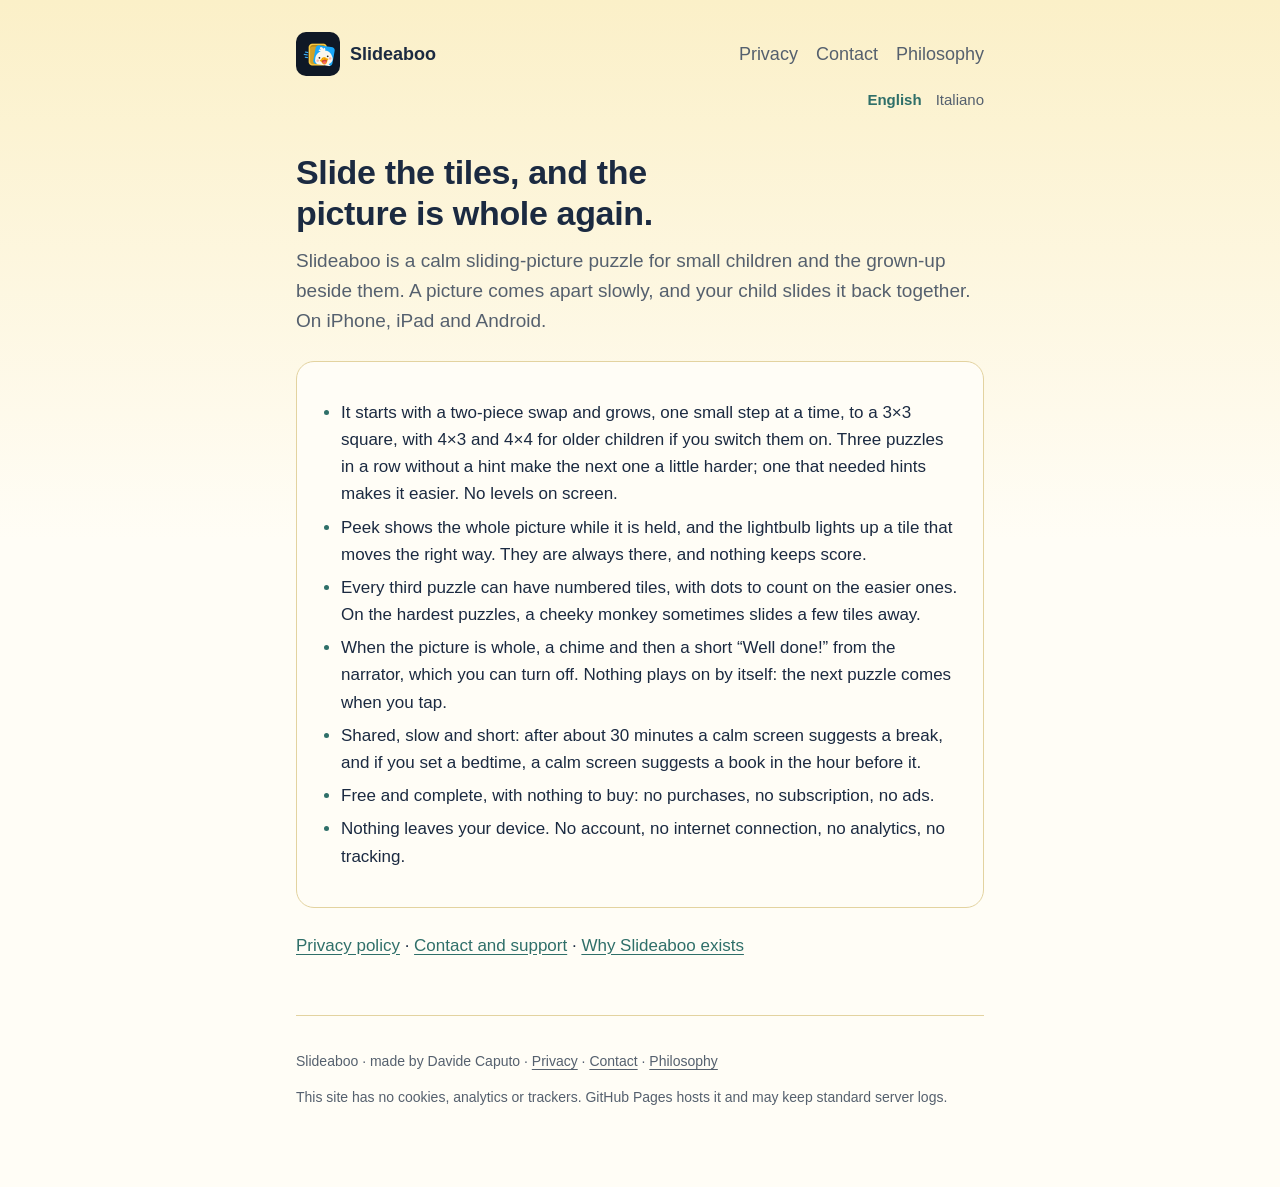
<file: index.html>
<!doctype html>
<html lang="en-GB">
<head>
<meta charset="utf-8">
<meta name="viewport" content="width=device-width, initial-scale=1">
<title>Slideaboo: a calm sliding-picture puzzle for toddlers</title>
<meta name="description" content="A calm sliding-picture puzzle for toddlers, played together, on iPhone, iPad and Android. Nothing leaves your device and there is nothing to buy.">
<meta name="color-scheme" content="light dark">
<link rel="canonical" href="https://caputodavide93.github.io/slideaboo-site/">
<link rel="alternate" hreflang="en" href="https://caputodavide93.github.io/slideaboo-site/">
<link rel="alternate" hreflang="it" href="https://caputodavide93.github.io/slideaboo-site/it/">
<link rel="alternate" hreflang="x-default" href="https://caputodavide93.github.io/slideaboo-site/">
<meta property="og:type" content="website">
<meta property="og:site_name" content="Slideaboo">
<meta property="og:locale" content="en_GB">
<meta property="og:title" content="Slideaboo: a calm sliding-picture puzzle for toddlers">
<meta property="og:description" content="A calm sliding-picture puzzle for toddlers, played together, on iPhone, iPad and Android. Nothing leaves your device and there is nothing to buy.">
<meta property="og:url" content="https://caputodavide93.github.io/slideaboo-site/">
<meta property="og:image" content="https://caputodavide93.github.io/slideaboo-site/docs/assets/social-preview.png">
<meta name="twitter:card" content="summary_large_image">
<link rel="stylesheet" href="assets/site.css">
<link rel="icon" href="assets/favicon.png" type="image/png">
<link rel="apple-touch-icon" href="assets/apple-touch-icon.png">
</head>
<body>
<div class="wrap">
<header class="site">
  <a href="./"><img class="mark" src="assets/icon.png" alt="" width="44" height="44"><span>Slideaboo</span></a>
  <nav class="site" aria-label="Pages">
    <a href="privacy/">Privacy</a>
    <a href="contact/">Contact</a>
    <a href="philosophy/">Philosophy</a>
  </nav>
  <nav class="langs" aria-label="Languages">
    <a href="" hreflang="en" lang="en" aria-current="true">English</a>
    <a href="it/" hreflang="it" lang="it">Italiano</a>
  </nav>
</header>
<main>
<h1>Slide the tiles, and the picture is whole again.</h1>
<p class="lede">Slideaboo is a calm sliding-picture puzzle for small children and the grown-up beside them. A picture comes apart slowly, and your child slides it back together. On iPhone, iPad and Android.</p>
<div class="card summary">
  <ul>
    <li>It starts with a two-piece swap and grows, one small step at a time, to a 3×3 square, with 4×3 and 4×4 for older children if you switch them on. Three puzzles in a row without a hint make the next one a little harder; one that needed hints makes it easier. No levels on screen.</li>
    <li>Peek shows the whole picture while it is held, and the lightbulb lights up a tile that moves the right way. They are always there, and nothing keeps score.</li>
    <li>Every third puzzle can have numbered tiles, with dots to count on the easier ones. On the hardest puzzles, a cheeky monkey sometimes slides a few tiles away.</li>
    <li>When the picture is whole, a chime and then a short “Well done!” from the narrator, which you can turn off. Nothing plays on by itself: the next puzzle comes when you tap.</li>
    <li>Shared, slow and short: after about 30 minutes a calm screen suggests a break, and if you set a bedtime, a calm screen suggests a book in the hour before it.</li>
    <li>Free and complete, with nothing to buy: no purchases, no subscription, no ads.</li>
    <li>Nothing leaves your device. No account, no internet connection, no analytics, no tracking.</li>
  </ul>
</div>
<p><a href="privacy/">Privacy policy</a> · <a href="contact/">Contact and support</a> · <a href="philosophy/">Why Slideaboo exists</a></p>
</main>
<footer class="site">
  <p>Slideaboo · made by Davide Caputo · <a href="privacy/">Privacy</a> · <a href="contact/">Contact</a> · <a href="philosophy/">Philosophy</a></p>
  <p>This site has no cookies, analytics or trackers. GitHub Pages hosts it and may keep standard server logs.</p>
</footer>
</div>
</body>
</html>
</file>
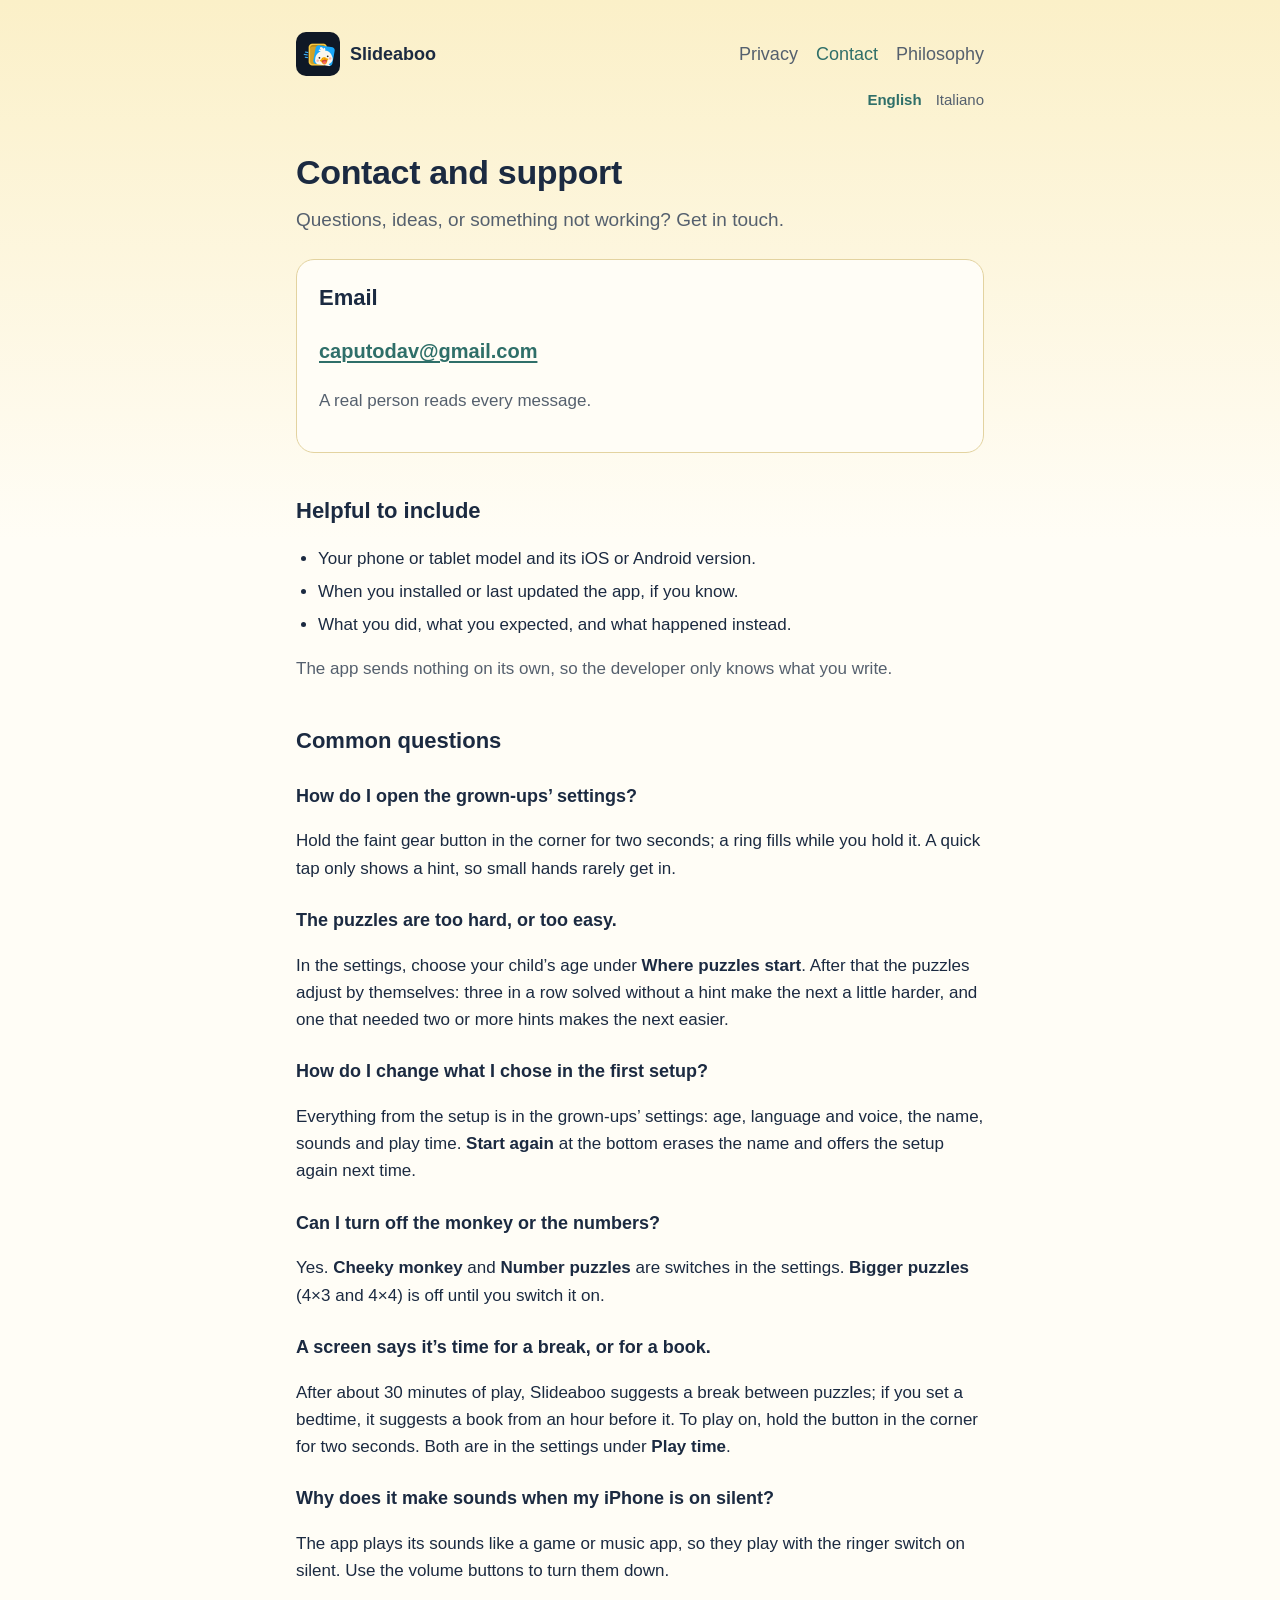
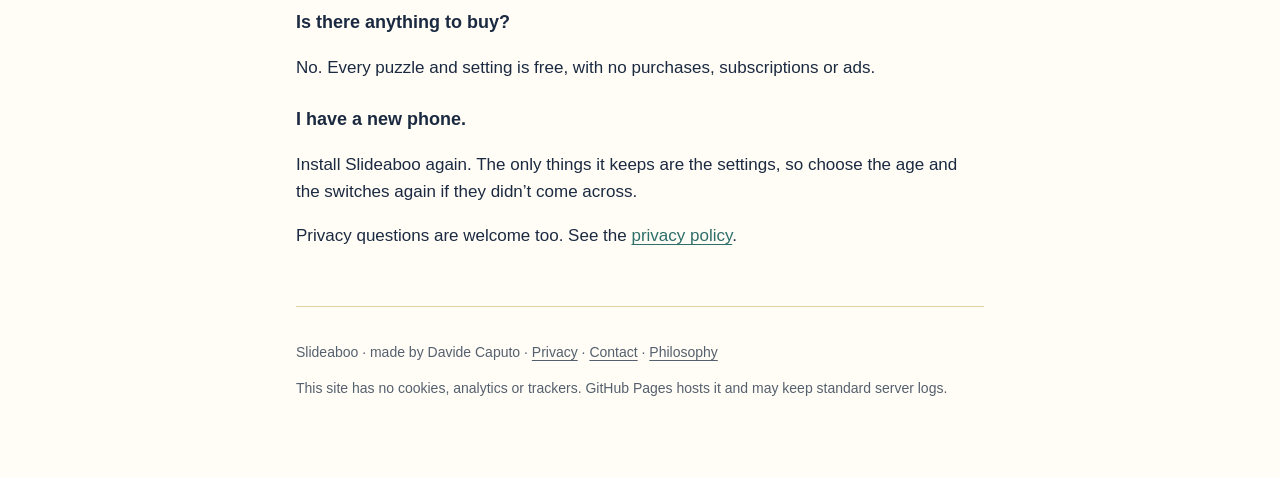
<file: contact/index.html>
<!doctype html>
<html lang="en-GB">
<head>
<meta charset="utf-8">
<meta name="viewport" content="width=device-width, initial-scale=1">
<title>Contact · Slideaboo</title>
<meta name="description" content="Contact and support for Slideaboo.">
<meta name="color-scheme" content="light dark">
<link rel="canonical" href="https://caputodavide93.github.io/slideaboo-site/contact/">
<link rel="alternate" hreflang="en" href="https://caputodavide93.github.io/slideaboo-site/contact/">
<link rel="alternate" hreflang="it" href="https://caputodavide93.github.io/slideaboo-site/it/contact/">
<link rel="alternate" hreflang="x-default" href="https://caputodavide93.github.io/slideaboo-site/contact/">
<meta property="og:type" content="website">
<meta property="og:site_name" content="Slideaboo">
<meta property="og:locale" content="en_GB">
<meta property="og:title" content="Contact · Slideaboo">
<meta property="og:description" content="Contact and support for Slideaboo.">
<meta property="og:url" content="https://caputodavide93.github.io/slideaboo-site/contact/">
<meta property="og:image" content="https://caputodavide93.github.io/slideaboo-site/docs/assets/social-preview.png">
<meta name="twitter:card" content="summary_large_image">
<link rel="stylesheet" href="../assets/site.css">
<link rel="icon" href="../assets/favicon.png" type="image/png">
<link rel="apple-touch-icon" href="../assets/apple-touch-icon.png">
</head>
<body>
<div class="wrap">
<header class="site">
  <a href="../"><img class="mark" src="../assets/icon.png" alt="" width="44" height="44"><span>Slideaboo</span></a>
  <nav class="site" aria-label="Pages">
    <a href="../privacy/">Privacy</a>
    <a href="../contact/" aria-current="page">Contact</a>
    <a href="../philosophy/">Philosophy</a>
  </nav>
  <nav class="langs" aria-label="Languages">
    <a href="../contact/" hreflang="en" lang="en" aria-current="true">English</a>
    <a href="../it/contact/" hreflang="it" lang="it">Italiano</a>
  </nav>
</header>
<main>
<h1>Contact and support</h1>
<p class="lede">Questions, ideas, or something not working? Get in touch.</p>

<div class="card">
  <h2>Email</h2>
  <p class="email" id="support-email"><a href="mailto:caputodav@gmail.com?subject=Slideaboo">caputodav@gmail.com</a></p>
  <p class="muted">A real person reads every message.</p>
</div>

<h2>Helpful to include</h2>
<ul>
  <li>Your phone or tablet model and its iOS or Android version.</li>
  <li>When you installed or last updated the app, if you know.</li>
  <li>What you did, what you expected, and what happened instead.</li>
</ul>
<p class="muted">The app sends nothing on its own, so the developer only knows what you write.</p>

<h2>Common questions</h2>
<h3>How do I open the grown-ups’ settings?</h3>
<p>Hold the faint gear button in the corner for two seconds; a ring fills while you hold it. A quick tap only shows a hint, so small hands rarely get in.</p>
<h3>The puzzles are too hard, or too easy.</h3>
<p>In the settings, choose your child’s age under <strong>Where puzzles start</strong>. After that the puzzles adjust by themselves: three in a row solved without a hint make the next a little harder, and one that needed two or more hints makes the next easier.</p>
<h3>How do I change what I chose in the first setup?</h3>
<p>Everything from the setup is in the grown-ups’ settings: age, language and voice, the name, sounds and play time. <strong>Start again</strong> at the bottom erases the name and offers the setup again next time.</p>
<h3>Can I turn off the monkey or the numbers?</h3>
<p>Yes. <strong>Cheeky monkey</strong> and <strong>Number puzzles</strong> are switches in the settings. <strong>Bigger puzzles</strong> (4×3 and 4×4) is off until you switch it on.</p>
<h3>A screen says it’s time for a break, or for a book.</h3>
<p>After about 30 minutes of play, Slideaboo suggests a break between puzzles; if you set a bedtime, it suggests a book from an hour before it. To play on, hold the button in the corner for two seconds. Both are in the settings under <strong>Play time</strong>.</p>
<h3>Why does it make sounds when my iPhone is on silent?</h3>
<p>The app plays its sounds like a game or music app, so they play with the ringer switch on silent. Use the volume buttons to turn them down.</p>
<h3>Is there anything to buy?</h3>
<p>No. Every puzzle and setting is free, with no purchases, subscriptions or ads.</p>
<h3>I have a new phone.</h3>
<p>Install Slideaboo again. The only things it keeps are the settings, so choose the age and the switches again if they didn’t come across.</p>

<p>Privacy questions are welcome too. See the <a href="../privacy/">privacy policy</a>.</p>
</main>
<footer class="site">
  <p>Slideaboo · made by Davide Caputo · <a href="../privacy/">Privacy</a> · <a href="../contact/">Contact</a> · <a href="../philosophy/">Philosophy</a></p>
  <p>This site has no cookies, analytics or trackers. GitHub Pages hosts it and may keep standard server logs.</p>
</footer>
</div>
</body>
</html>
</file>
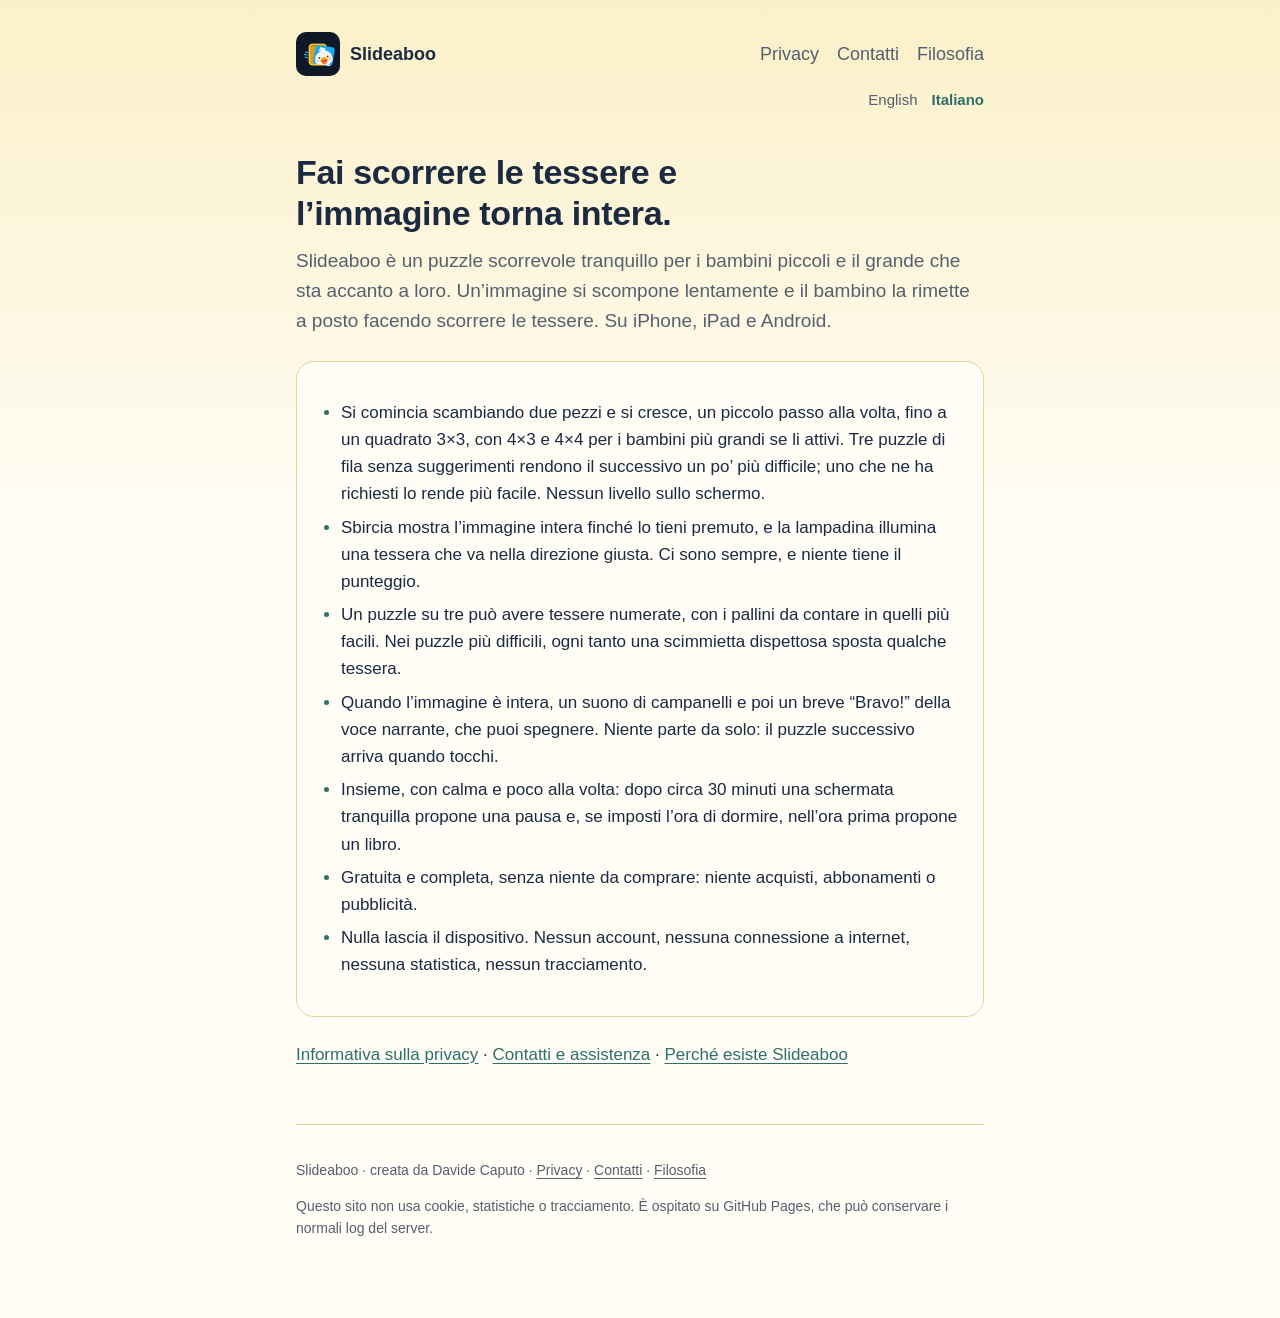
<file: it/index.html>
<!doctype html>
<html lang="it">
<head>
<meta charset="utf-8">
<meta name="viewport" content="width=device-width, initial-scale=1">
<title>Slideaboo: un puzzle scorrevole tranquillo per bambini piccoli</title>
<meta name="description" content="Un puzzle scorrevole tranquillo per bambini piccoli, da fare insieme, su iPhone, iPad e Android. Nulla lascia il dispositivo e non c'è niente da comprare.">
<meta name="color-scheme" content="light dark">
<link rel="canonical" href="https://caputodavide93.github.io/slideaboo-site/it/">
<link rel="alternate" hreflang="en" href="https://caputodavide93.github.io/slideaboo-site/">
<link rel="alternate" hreflang="it" href="https://caputodavide93.github.io/slideaboo-site/it/">
<link rel="alternate" hreflang="x-default" href="https://caputodavide93.github.io/slideaboo-site/">
<meta property="og:type" content="website">
<meta property="og:site_name" content="Slideaboo">
<meta property="og:locale" content="it_IT">
<meta property="og:title" content="Slideaboo: un puzzle scorrevole tranquillo per bambini piccoli">
<meta property="og:description" content="Un puzzle scorrevole tranquillo per bambini piccoli, da fare insieme, su iPhone, iPad e Android. Nulla lascia il dispositivo e non c'è niente da comprare.">
<meta property="og:url" content="https://caputodavide93.github.io/slideaboo-site/it/">
<meta property="og:image" content="https://caputodavide93.github.io/slideaboo-site/docs/assets/social-preview.png">
<meta name="twitter:card" content="summary_large_image">
<link rel="stylesheet" href="../assets/site.css">
<link rel="icon" href="../assets/favicon.png" type="image/png">
<link rel="apple-touch-icon" href="../assets/apple-touch-icon.png">
</head>
<body>
<div class="wrap">
<header class="site">
  <a href="./"><img class="mark" src="../assets/icon.png" alt="" width="44" height="44"><span>Slideaboo</span></a>
  <nav class="site" aria-label="Pages">
    <a href="privacy/">Privacy</a>
    <a href="contact/">Contatti</a>
    <a href="philosophy/">Filosofia</a>
  </nav>
  <nav class="langs" aria-label="Languages">
    <a href="../" hreflang="en" lang="en">English</a>
    <a href="../it/" hreflang="it" lang="it" aria-current="true">Italiano</a>
  </nav>
</header>
<main>
<h1>Fai scorrere le tessere e l’immagine torna intera.</h1>
<p class="lede">Slideaboo è un puzzle scorrevole tranquillo per i bambini piccoli e il grande che sta accanto a loro. Un’immagine si scompone lentamente e il bambino la rimette a posto facendo scorrere le tessere. Su iPhone, iPad e Android.</p>
<div class="card summary">
  <ul>
    <li>Si comincia scambiando due pezzi e si cresce, un piccolo passo alla volta, fino a un quadrato 3×3, con 4×3 e 4×4 per i bambini più grandi se li attivi. Tre puzzle di fila senza suggerimenti rendono il successivo un po’ più difficile; uno che ne ha richiesti lo rende più facile. Nessun livello sullo schermo.</li>
    <li>Sbircia mostra l’immagine intera finché lo tieni premuto, e la lampadina illumina una tessera che va nella direzione giusta. Ci sono sempre, e niente tiene il punteggio.</li>
    <li>Un puzzle su tre può avere tessere numerate, con i pallini da contare in quelli più facili. Nei puzzle più difficili, ogni tanto una scimmietta dispettosa sposta qualche tessera.</li>
    <li>Quando l’immagine è intera, un suono di campanelli e poi un breve “Bravo!” della voce narrante, che puoi spegnere. Niente parte da solo: il puzzle successivo arriva quando tocchi.</li>
    <li>Insieme, con calma e poco alla volta: dopo circa 30 minuti una schermata tranquilla propone una pausa e, se imposti l’ora di dormire, nell’ora prima propone un libro.</li>
    <li>Gratuita e completa, senza niente da comprare: niente acquisti, abbonamenti o pubblicità.</li>
    <li>Nulla lascia il dispositivo. Nessun account, nessuna connessione a internet, nessuna statistica, nessun tracciamento.</li>
  </ul>
</div>
<p><a href="privacy/">Informativa sulla privacy</a> · <a href="contact/">Contatti e assistenza</a> · <a href="philosophy/">Perché esiste Slideaboo</a></p>
</main>
<footer class="site">
  <p>Slideaboo · creata da Davide Caputo · <a href="privacy/">Privacy</a> · <a href="contact/">Contatti</a> · <a href="philosophy/">Filosofia</a></p>
  <p>Questo sito non usa cookie, statistiche o tracciamento. È ospitato su GitHub Pages, che può conservare i normali log del server.</p>
</footer>
</div>
</body>
</html>
</file>
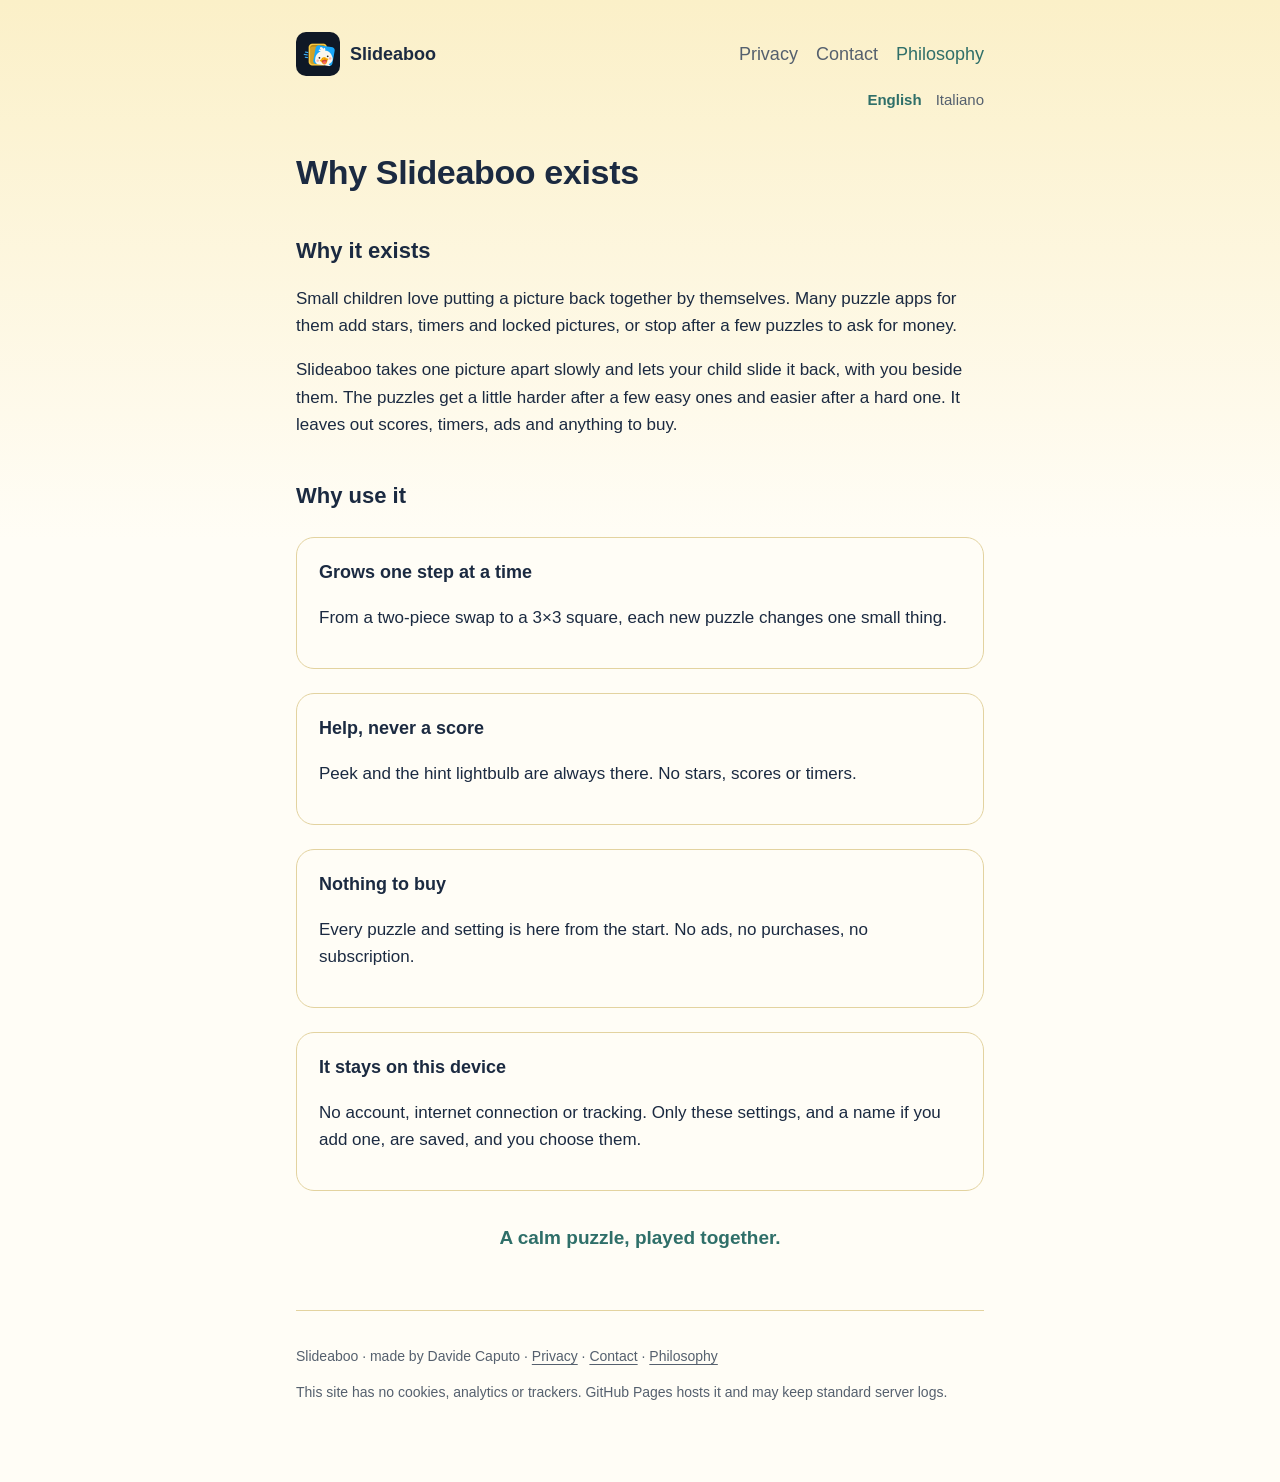
<file: philosophy/index.html>
<!doctype html>
<html lang="en-GB">
<head>
<meta charset="utf-8">
<meta name="viewport" content="width=device-width, initial-scale=1">
<title>Why Slideaboo exists · Slideaboo</title>
<meta name="description" content="Why Slideaboo exists, in its own words.">
<meta name="color-scheme" content="light dark">
<link rel="canonical" href="https://caputodavide93.github.io/slideaboo-site/philosophy/">
<link rel="alternate" hreflang="en" href="https://caputodavide93.github.io/slideaboo-site/philosophy/">
<link rel="alternate" hreflang="it" href="https://caputodavide93.github.io/slideaboo-site/it/philosophy/">
<link rel="alternate" hreflang="x-default" href="https://caputodavide93.github.io/slideaboo-site/philosophy/">
<meta property="og:type" content="website">
<meta property="og:site_name" content="Slideaboo">
<meta property="og:locale" content="en_GB">
<meta property="og:title" content="Why Slideaboo exists · Slideaboo">
<meta property="og:description" content="Why Slideaboo exists, in its own words.">
<meta property="og:url" content="https://caputodavide93.github.io/slideaboo-site/philosophy/">
<meta property="og:image" content="https://caputodavide93.github.io/slideaboo-site/docs/assets/social-preview.png">
<meta name="twitter:card" content="summary_large_image">
<link rel="stylesheet" href="../assets/site.css">
<link rel="icon" href="../assets/favicon.png" type="image/png">
<link rel="apple-touch-icon" href="../assets/apple-touch-icon.png">
</head>
<body>
<div class="wrap">
<header class="site">
  <a href="../"><img class="mark" src="../assets/icon.png" alt="" width="44" height="44"><span>Slideaboo</span></a>
  <nav class="site" aria-label="Pages">
    <a href="../privacy/">Privacy</a>
    <a href="../contact/">Contact</a>
    <a href="../philosophy/" aria-current="page">Philosophy</a>
  </nav>
  <nav class="langs" aria-label="Languages">
    <a href="../philosophy/" hreflang="en" lang="en" aria-current="true">English</a>
    <a href="../it/philosophy/" hreflang="it" lang="it">Italiano</a>
  </nav>
</header>
<main>
<h1>Why Slideaboo exists</h1>
<h2>Why it exists</h2>
<p>Small children love putting a picture back together by themselves. Many puzzle apps for them add stars, timers and locked pictures, or stop after a few puzzles to ask for money.</p>
<p>Slideaboo takes one picture apart slowly and lets your child slide it back, with you beside them. The puzzles get a little harder after a few easy ones and easier after a hard one. It leaves out scores, timers, ads and anything to buy.</p>
<h2>Why use it</h2>
<div class="card"><h3>Grows one step at a time</h3><p>From a two-piece swap to a 3×3 square, each new puzzle changes one small thing.</p></div>
<div class="card"><h3>Help, never a score</h3><p>Peek and the hint lightbulb are always there. No stars, scores or timers.</p></div>
<div class="card"><h3>Nothing to buy</h3><p>Every puzzle and setting is here from the start. No ads, no purchases, no subscription.</p></div>
<div class="card"><h3>It stays on this device</h3><p>No account, internet connection or tracking. Only these settings, and a name if you add one, are saved, and you choose them.</p></div>
<p class="closing">A calm puzzle, played together.</p>
</main>
<footer class="site">
  <p>Slideaboo · made by Davide Caputo · <a href="../privacy/">Privacy</a> · <a href="../contact/">Contact</a> · <a href="../philosophy/">Philosophy</a></p>
  <p>This site has no cookies, analytics or trackers. GitHub Pages hosts it and may keep standard server logs.</p>
</footer>
</div>
</body>
</html>
</file>
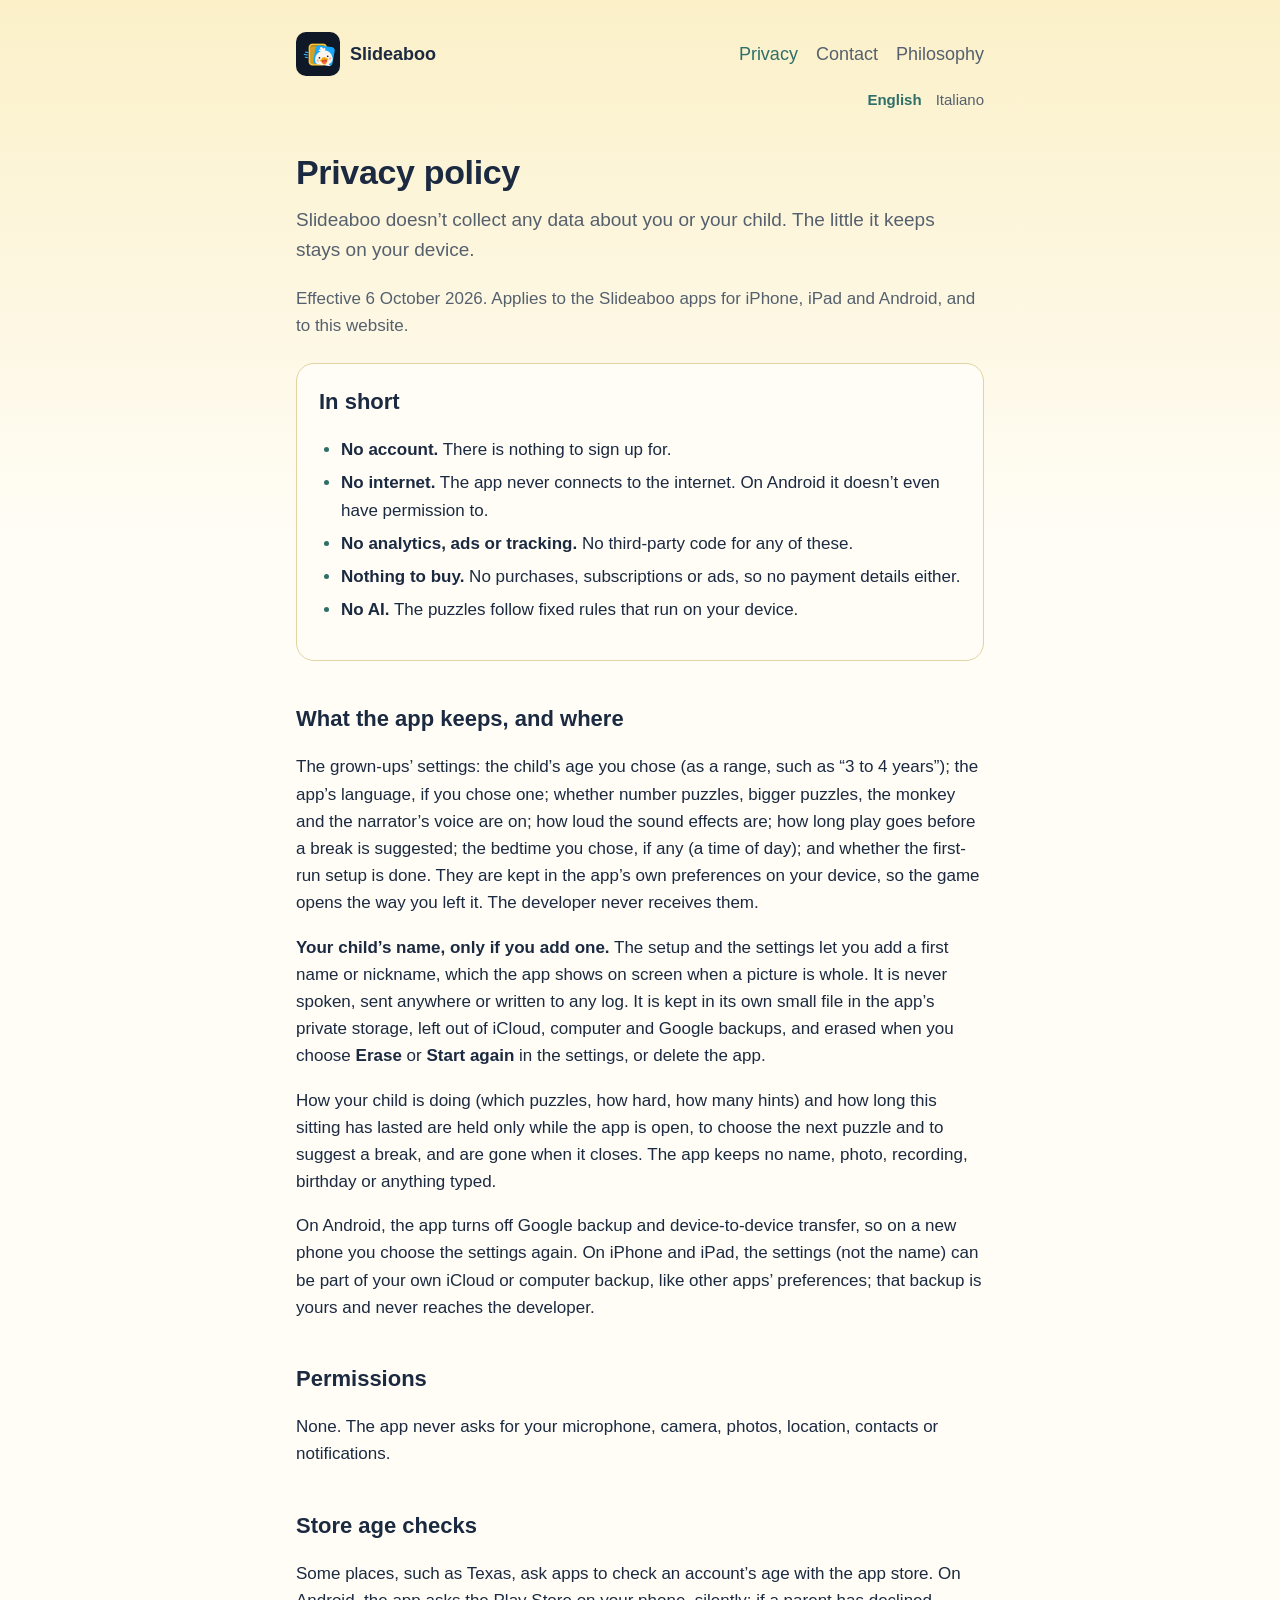
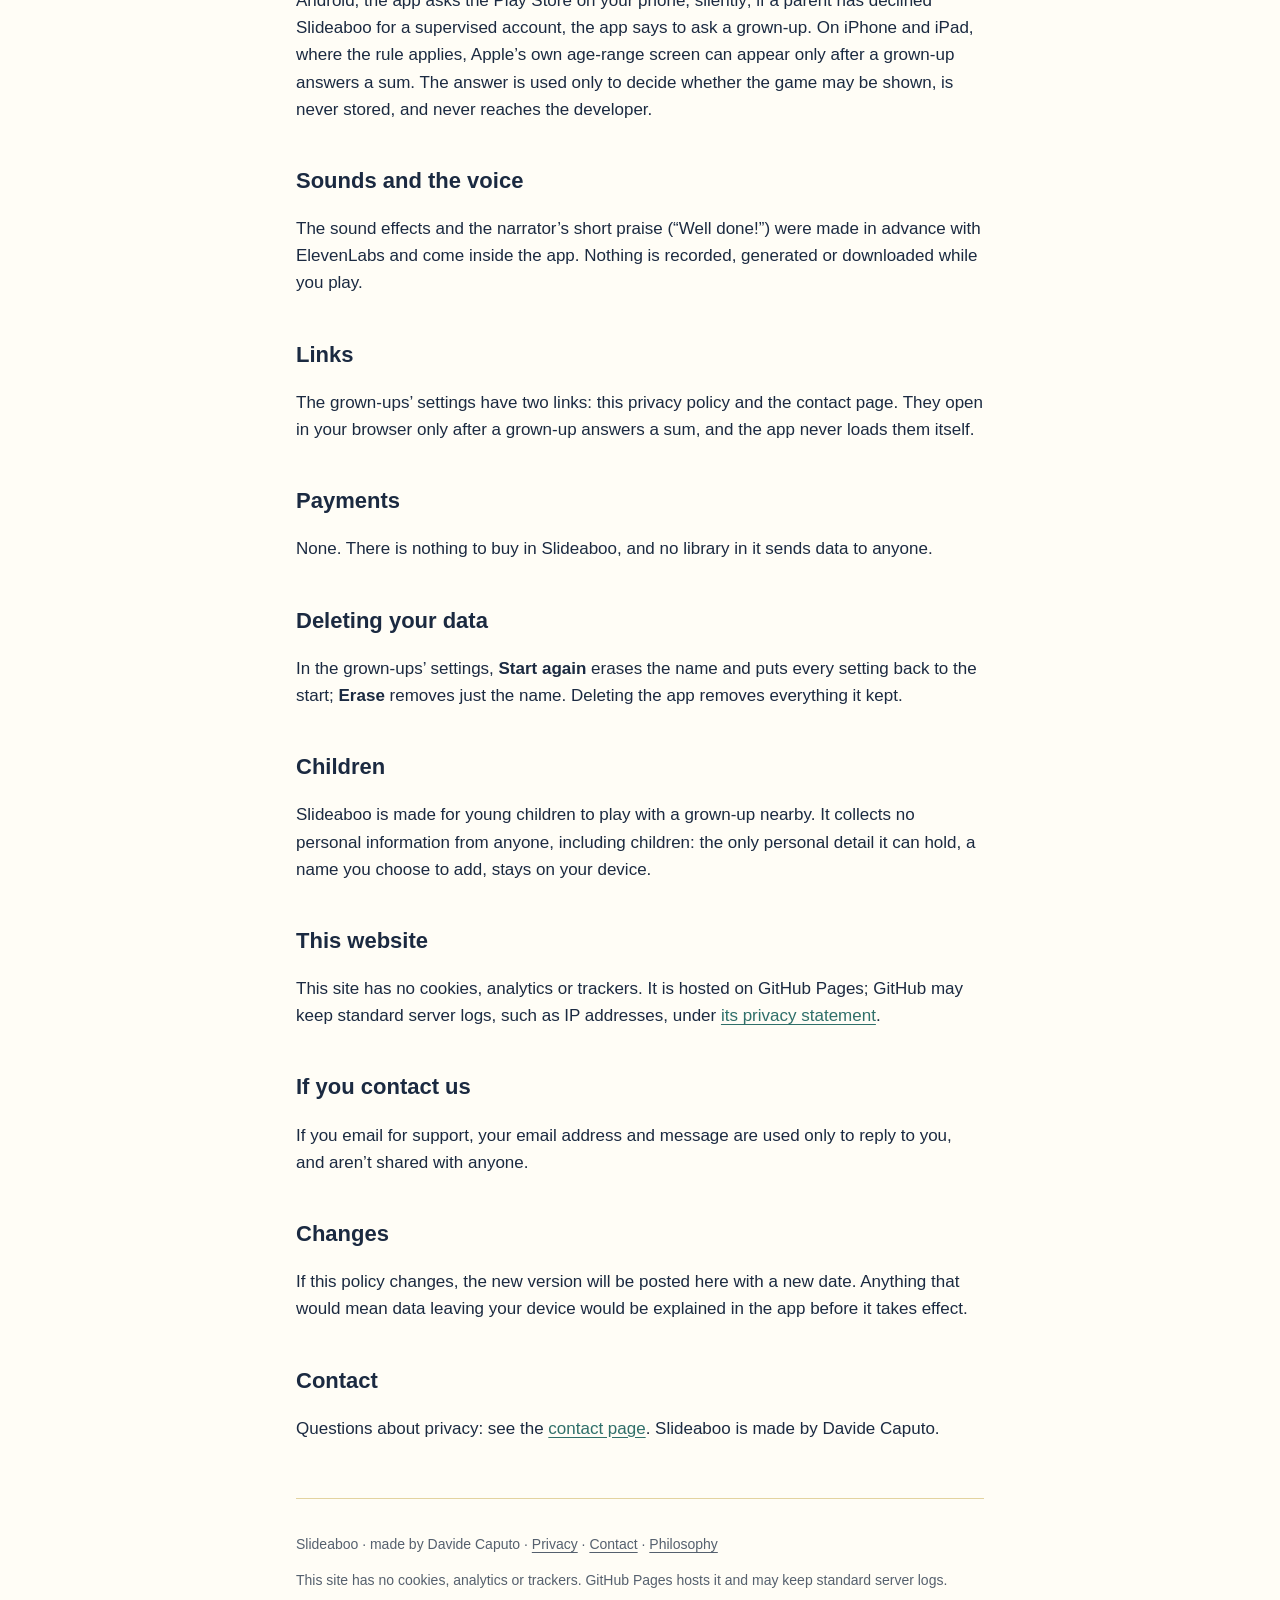
<file: privacy/index.html>
<!doctype html>
<html lang="en-GB">
<head>
<meta charset="utf-8">
<meta name="viewport" content="width=device-width, initial-scale=1">
<title>Privacy policy · Slideaboo</title>
<meta name="description" content="Slideaboo collects no data. Everything stays on your device.">
<meta name="color-scheme" content="light dark">
<link rel="canonical" href="https://caputodavide93.github.io/slideaboo-site/privacy/">
<link rel="alternate" hreflang="en" href="https://caputodavide93.github.io/slideaboo-site/privacy/">
<link rel="alternate" hreflang="it" href="https://caputodavide93.github.io/slideaboo-site/it/privacy/">
<link rel="alternate" hreflang="x-default" href="https://caputodavide93.github.io/slideaboo-site/privacy/">
<meta property="og:type" content="website">
<meta property="og:site_name" content="Slideaboo">
<meta property="og:locale" content="en_GB">
<meta property="og:title" content="Privacy policy · Slideaboo">
<meta property="og:description" content="Slideaboo collects no data. Everything stays on your device.">
<meta property="og:url" content="https://caputodavide93.github.io/slideaboo-site/privacy/">
<meta property="og:image" content="https://caputodavide93.github.io/slideaboo-site/docs/assets/social-preview.png">
<meta name="twitter:card" content="summary_large_image">
<link rel="stylesheet" href="../assets/site.css">
<link rel="icon" href="../assets/favicon.png" type="image/png">
<link rel="apple-touch-icon" href="../assets/apple-touch-icon.png">
</head>
<body>
<div class="wrap">
<header class="site">
  <a href="../"><img class="mark" src="../assets/icon.png" alt="" width="44" height="44"><span>Slideaboo</span></a>
  <nav class="site" aria-label="Pages">
    <a href="../privacy/" aria-current="page">Privacy</a>
    <a href="../contact/">Contact</a>
    <a href="../philosophy/">Philosophy</a>
  </nav>
  <nav class="langs" aria-label="Languages">
    <a href="../privacy/" hreflang="en" lang="en" aria-current="true">English</a>
    <a href="../it/privacy/" hreflang="it" lang="it">Italiano</a>
  </nav>
</header>
<main>
<h1>Privacy policy</h1>
<p class="lede">Slideaboo doesn’t collect any data about you or your child. The little it keeps stays on your device.</p>
<p class="muted">Effective 6 October 2026. Applies to the Slideaboo apps for iPhone, iPad and Android, and to this website.</p>

<div class="card summary">
  <h2>In short</h2>
  <ul>
    <li><strong>No account.</strong> There is nothing to sign up for.</li>
    <li><strong>No internet.</strong> The app never connects to the internet. On Android it doesn’t even have permission to.</li>
    <li><strong>No analytics, ads or tracking.</strong> No third-party code for any of these.</li>
    <li><strong>Nothing to buy.</strong> No purchases, subscriptions or ads, so no payment details either.</li>
    <li><strong>No AI.</strong> The puzzles follow fixed rules that run on your device.</li>
  </ul>
</div>

<h2>What the app keeps, and where</h2>
<p>The grown-ups’ settings: the child’s age you chose (as a range, such as “3 to 4 years”); the app’s language, if you chose one; whether number puzzles, bigger puzzles, the monkey and the narrator’s voice are on; how loud the sound effects are; how long play goes before a break is suggested; the bedtime you chose, if any (a time of day); and whether the first-run setup is done. They are kept in the app’s own preferences on your device, so the game opens the way you left it. The developer never receives them.</p>
<p><strong>Your child’s name, only if you add one.</strong> The setup and the settings let you add a first name or nickname, which the app shows on screen when a picture is whole. It is never spoken, sent anywhere or written to any log. It is kept in its own small file in the app’s private storage, left out of iCloud, computer and Google backups, and erased when you choose <strong>Erase</strong> or <strong>Start again</strong> in the settings, or delete the app.</p>
<p>How your child is doing (which puzzles, how hard, how many hints) and how long this sitting has lasted are held only while the app is open, to choose the next puzzle and to suggest a break, and are gone when it closes. The app keeps no name, photo, recording, birthday or anything typed.</p>
<p>On Android, the app turns off Google backup and device-to-device transfer, so on a new phone you choose the settings again. On iPhone and iPad, the settings (not the name) can be part of your own iCloud or computer backup, like other apps’ preferences; that backup is yours and never reaches the developer.</p>

<h2>Permissions</h2>
<p>None. The app never asks for your microphone, camera, photos, location, contacts or notifications.</p>

<h2>Store age checks</h2>
<p>Some places, such as Texas, ask apps to check an account’s age with the app store. On Android, the app asks the Play Store on your phone, silently; if a parent has declined Slideaboo for a supervised account, the app says to ask a grown-up. On iPhone and iPad, where the rule applies, Apple’s own age-range screen can appear only after a grown-up answers a sum. The answer is used only to decide whether the game may be shown, is never stored, and never reaches the developer.</p>

<h2>Sounds and the voice</h2>
<p>The sound effects and the narrator’s short praise (“Well done!”) were made in advance with ElevenLabs and come inside the app. Nothing is recorded, generated or downloaded while you play.</p>

<h2>Links</h2>
<p>The grown-ups’ settings have two links: this privacy policy and the contact page. They open in your browser only after a grown-up answers a sum, and the app never loads them itself.</p>

<h2>Payments</h2>
<p>None. There is nothing to buy in Slideaboo, and no library in it sends data to anyone.</p>

<h2>Deleting your data</h2>
<p>In the grown-ups’ settings, <strong>Start again</strong> erases the name and puts every setting back to the start; <strong>Erase</strong> removes just the name. Deleting the app removes everything it kept.</p>

<h2>Children</h2>
<p>Slideaboo is made for young children to play with a grown-up nearby. It collects no personal information from anyone, including children: the only personal detail it can hold, a name you choose to add, stays on your device.</p>

<h2>This website</h2>
<p>This site has no cookies, analytics or trackers. It is hosted on GitHub Pages; GitHub may keep standard server logs, such as IP addresses, under <a href="https://docs.github.com/site-policy/privacy-policies/github-general-privacy-statement">its privacy statement</a>.</p>

<h2>If you contact us</h2>
<p>If you email for support, your email address and message are used only to reply to you, and aren’t shared with anyone.</p>

<h2>Changes</h2>
<p>If this policy changes, the new version will be posted here with a new date. Anything that would mean data leaving your device would be explained in the app before it takes effect.</p>

<h2>Contact</h2>
<p>Questions about privacy: see the <a href="../contact/">contact page</a>. Slideaboo is made by Davide Caputo.</p>
</main>
<footer class="site">
  <p>Slideaboo · made by Davide Caputo · <a href="../privacy/">Privacy</a> · <a href="../contact/">Contact</a> · <a href="../philosophy/">Philosophy</a></p>
  <p>This site has no cookies, analytics or trackers. GitHub Pages hosts it and may keep standard server logs.</p>
</footer>
</div>
</body>
</html>
</file>
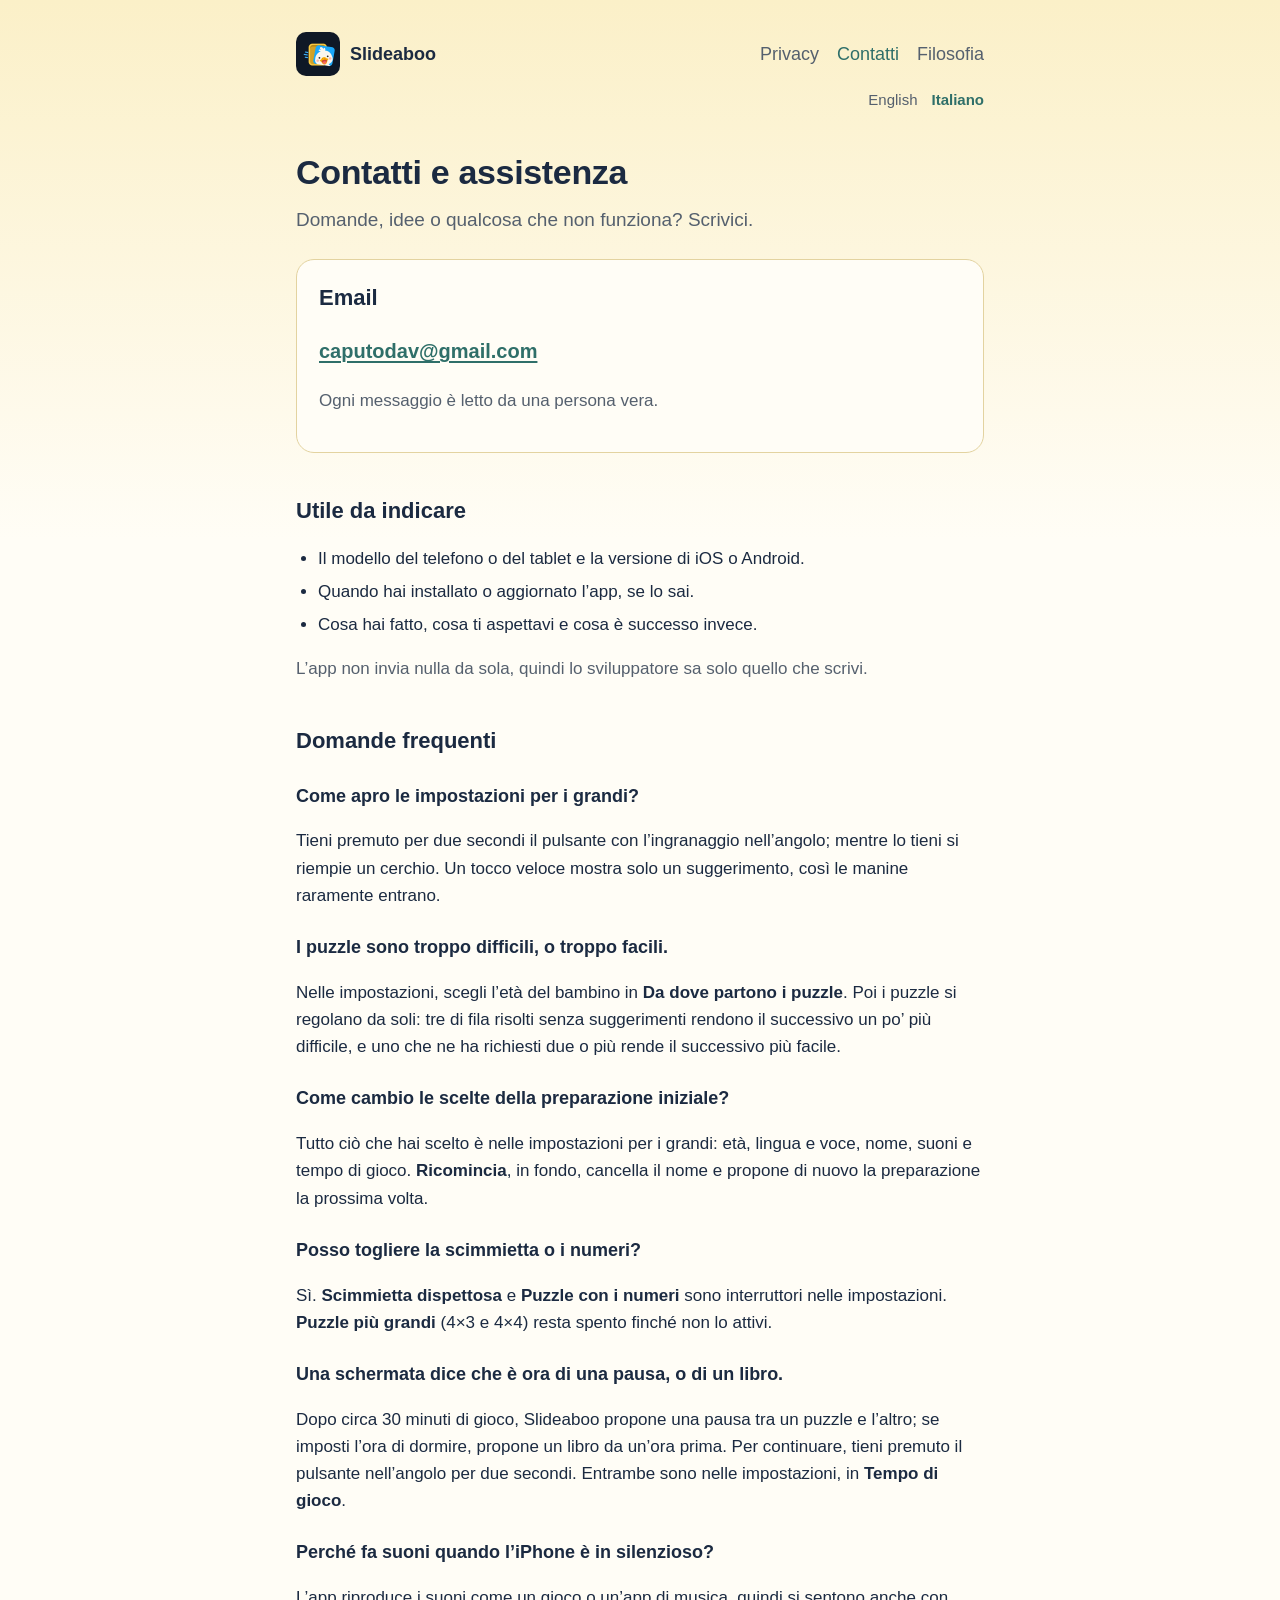
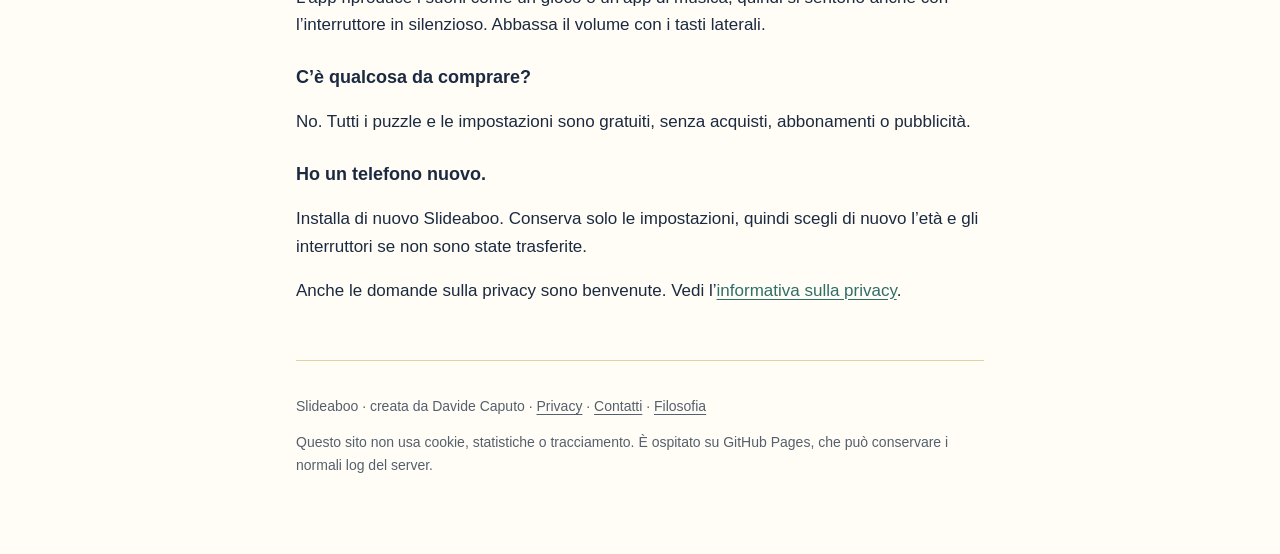
<file: it/contact/index.html>
<!doctype html>
<html lang="it">
<head>
<meta charset="utf-8">
<meta name="viewport" content="width=device-width, initial-scale=1">
<title>Contatti · Slideaboo</title>
<meta name="description" content="Contatti e assistenza per Slideaboo.">
<meta name="color-scheme" content="light dark">
<link rel="canonical" href="https://caputodavide93.github.io/slideaboo-site/it/contact/">
<link rel="alternate" hreflang="en" href="https://caputodavide93.github.io/slideaboo-site/contact/">
<link rel="alternate" hreflang="it" href="https://caputodavide93.github.io/slideaboo-site/it/contact/">
<link rel="alternate" hreflang="x-default" href="https://caputodavide93.github.io/slideaboo-site/contact/">
<meta property="og:type" content="website">
<meta property="og:site_name" content="Slideaboo">
<meta property="og:locale" content="it_IT">
<meta property="og:title" content="Contatti · Slideaboo">
<meta property="og:description" content="Contatti e assistenza per Slideaboo.">
<meta property="og:url" content="https://caputodavide93.github.io/slideaboo-site/it/contact/">
<meta property="og:image" content="https://caputodavide93.github.io/slideaboo-site/docs/assets/social-preview.png">
<meta name="twitter:card" content="summary_large_image">
<link rel="stylesheet" href="../../assets/site.css">
<link rel="icon" href="../../assets/favicon.png" type="image/png">
<link rel="apple-touch-icon" href="../../assets/apple-touch-icon.png">
</head>
<body>
<div class="wrap">
<header class="site">
  <a href="../"><img class="mark" src="../../assets/icon.png" alt="" width="44" height="44"><span>Slideaboo</span></a>
  <nav class="site" aria-label="Pages">
    <a href="../privacy/">Privacy</a>
    <a href="../contact/" aria-current="page">Contatti</a>
    <a href="../philosophy/">Filosofia</a>
  </nav>
  <nav class="langs" aria-label="Languages">
    <a href="../../contact/" hreflang="en" lang="en">English</a>
    <a href="../../it/contact/" hreflang="it" lang="it" aria-current="true">Italiano</a>
  </nav>
</header>
<main>
<h1>Contatti e assistenza</h1>
<p class="lede">Domande, idee o qualcosa che non funziona? Scrivici.</p>

<div class="card">
  <h2>Email</h2>
  <p class="email" id="support-email"><a href="mailto:caputodav@gmail.com?subject=Slideaboo">caputodav@gmail.com</a></p>
  <p class="muted">Ogni messaggio è letto da una persona vera.</p>
</div>

<h2>Utile da indicare</h2>
<ul>
  <li>Il modello del telefono o del tablet e la versione di iOS o Android.</li>
  <li>Quando hai installato o aggiornato l’app, se lo sai.</li>
  <li>Cosa hai fatto, cosa ti aspettavi e cosa è successo invece.</li>
</ul>
<p class="muted">L’app non invia nulla da sola, quindi lo sviluppatore sa solo quello che scrivi.</p>

<h2>Domande frequenti</h2>
<h3>Come apro le impostazioni per i grandi?</h3>
<p>Tieni premuto per due secondi il pulsante con l’ingranaggio nell’angolo; mentre lo tieni si riempie un cerchio. Un tocco veloce mostra solo un suggerimento, così le manine raramente entrano.</p>
<h3>I puzzle sono troppo difficili, o troppo facili.</h3>
<p>Nelle impostazioni, scegli l’età del bambino in <strong>Da dove partono i puzzle</strong>. Poi i puzzle si regolano da soli: tre di fila risolti senza suggerimenti rendono il successivo un po’ più difficile, e uno che ne ha richiesti due o più rende il successivo più facile.</p>
<h3>Come cambio le scelte della preparazione iniziale?</h3>
<p>Tutto ciò che hai scelto è nelle impostazioni per i grandi: età, lingua e voce, nome, suoni e tempo di gioco. <strong>Ricomincia</strong>, in fondo, cancella il nome e propone di nuovo la preparazione la prossima volta.</p>
<h3>Posso togliere la scimmietta o i numeri?</h3>
<p>Sì. <strong>Scimmietta dispettosa</strong> e <strong>Puzzle con i numeri</strong> sono interruttori nelle impostazioni. <strong>Puzzle più grandi</strong> (4×3 e 4×4) resta spento finché non lo attivi.</p>
<h3>Una schermata dice che è ora di una pausa, o di un libro.</h3>
<p>Dopo circa 30 minuti di gioco, Slideaboo propone una pausa tra un puzzle e l’altro; se imposti l’ora di dormire, propone un libro da un’ora prima. Per continuare, tieni premuto il pulsante nell’angolo per due secondi. Entrambe sono nelle impostazioni, in <strong>Tempo di gioco</strong>.</p>
<h3>Perché fa suoni quando l’iPhone è in silenzioso?</h3>
<p>L’app riproduce i suoni come un gioco o un’app di musica, quindi si sentono anche con l’interruttore in silenzioso. Abbassa il volume con i tasti laterali.</p>
<h3>C’è qualcosa da comprare?</h3>
<p>No. Tutti i puzzle e le impostazioni sono gratuiti, senza acquisti, abbonamenti o pubblicità.</p>
<h3>Ho un telefono nuovo.</h3>
<p>Installa di nuovo Slideaboo. Conserva solo le impostazioni, quindi scegli di nuovo l’età e gli interruttori se non sono state trasferite.</p>

<p>Anche le domande sulla privacy sono benvenute. Vedi l’<a href="../privacy/">informativa sulla privacy</a>.</p>
</main>
<footer class="site">
  <p>Slideaboo · creata da Davide Caputo · <a href="../privacy/">Privacy</a> · <a href="../contact/">Contatti</a> · <a href="../philosophy/">Filosofia</a></p>
  <p>Questo sito non usa cookie, statistiche o tracciamento. È ospitato su GitHub Pages, che può conservare i normali log del server.</p>
</footer>
</div>
</body>
</html>
</file>
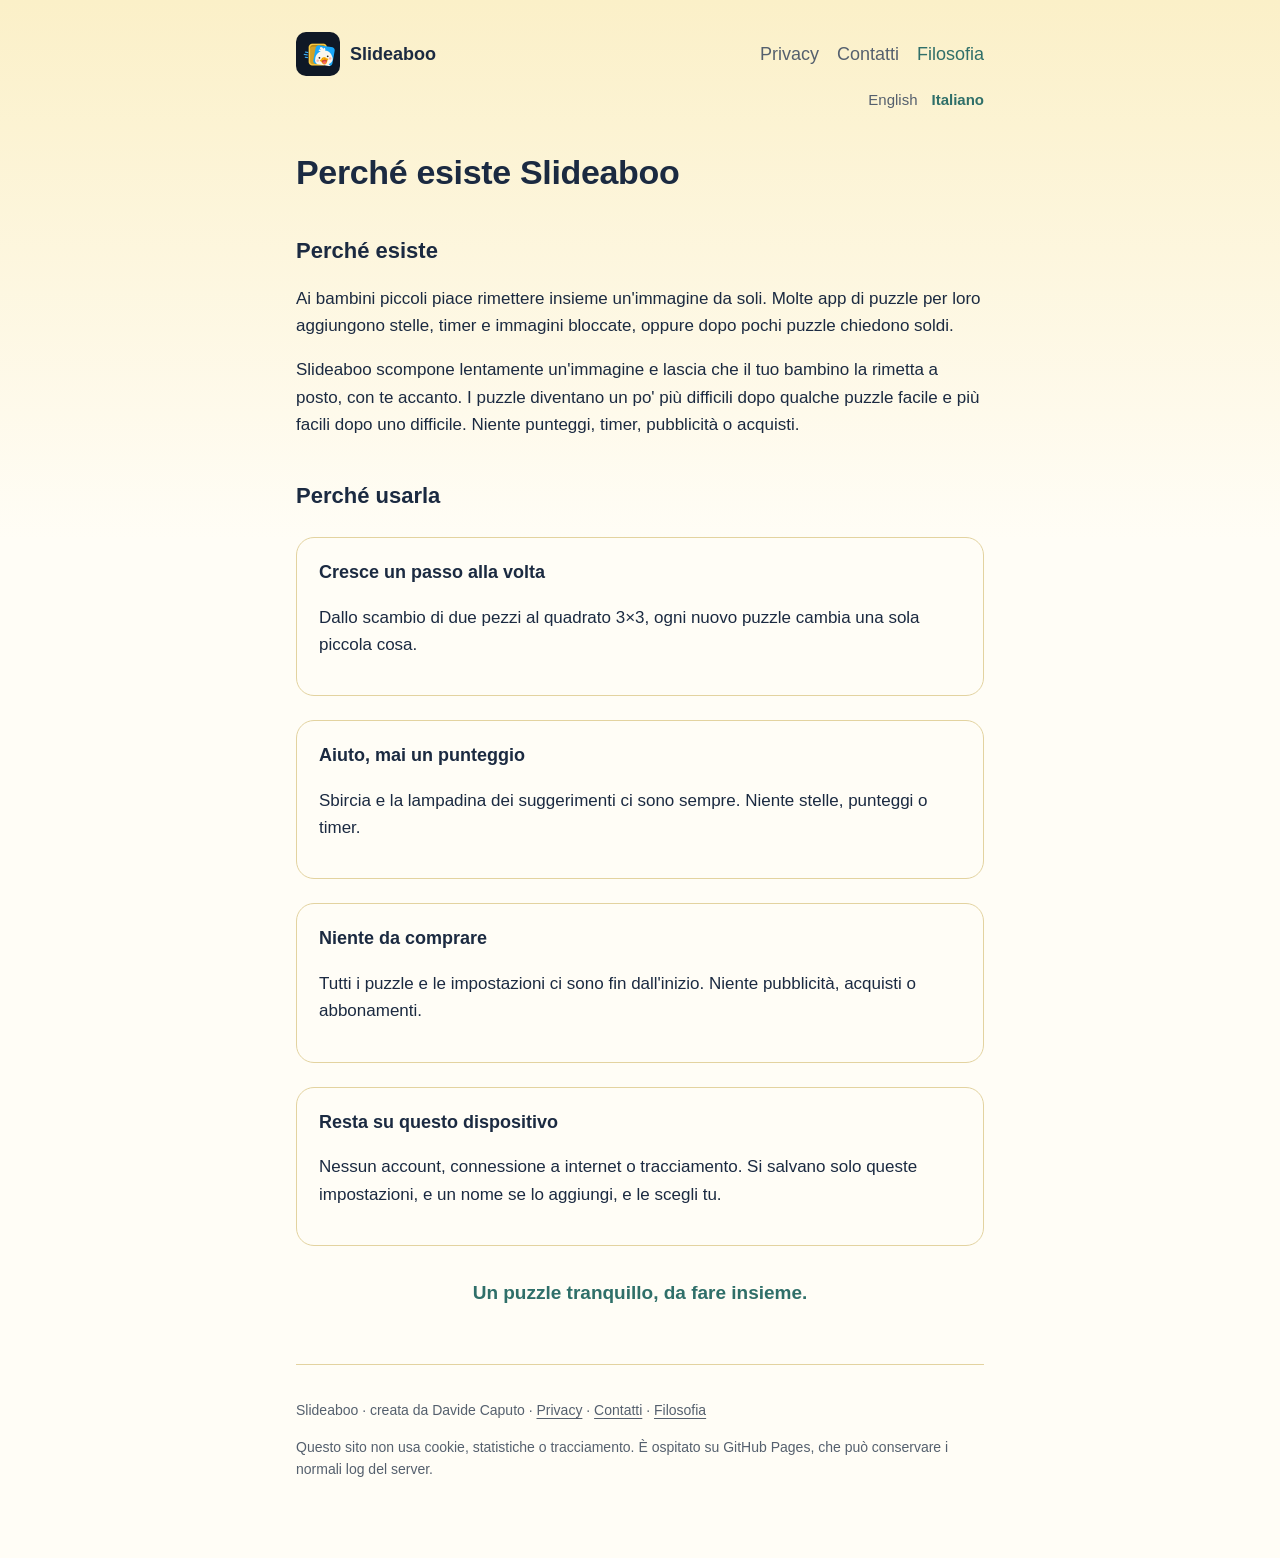
<file: it/philosophy/index.html>
<!doctype html>
<html lang="it">
<head>
<meta charset="utf-8">
<meta name="viewport" content="width=device-width, initial-scale=1">
<title>Perché esiste Slideaboo · Slideaboo</title>
<meta name="description" content="Perché esiste Slideaboo, con le sue parole.">
<meta name="color-scheme" content="light dark">
<link rel="canonical" href="https://caputodavide93.github.io/slideaboo-site/it/philosophy/">
<link rel="alternate" hreflang="en" href="https://caputodavide93.github.io/slideaboo-site/philosophy/">
<link rel="alternate" hreflang="it" href="https://caputodavide93.github.io/slideaboo-site/it/philosophy/">
<link rel="alternate" hreflang="x-default" href="https://caputodavide93.github.io/slideaboo-site/philosophy/">
<meta property="og:type" content="website">
<meta property="og:site_name" content="Slideaboo">
<meta property="og:locale" content="it_IT">
<meta property="og:title" content="Perché esiste Slideaboo · Slideaboo">
<meta property="og:description" content="Perché esiste Slideaboo, con le sue parole.">
<meta property="og:url" content="https://caputodavide93.github.io/slideaboo-site/it/philosophy/">
<meta property="og:image" content="https://caputodavide93.github.io/slideaboo-site/docs/assets/social-preview.png">
<meta name="twitter:card" content="summary_large_image">
<link rel="stylesheet" href="../../assets/site.css">
<link rel="icon" href="../../assets/favicon.png" type="image/png">
<link rel="apple-touch-icon" href="../../assets/apple-touch-icon.png">
</head>
<body>
<div class="wrap">
<header class="site">
  <a href="../"><img class="mark" src="../../assets/icon.png" alt="" width="44" height="44"><span>Slideaboo</span></a>
  <nav class="site" aria-label="Pages">
    <a href="../privacy/">Privacy</a>
    <a href="../contact/">Contatti</a>
    <a href="../philosophy/" aria-current="page">Filosofia</a>
  </nav>
  <nav class="langs" aria-label="Languages">
    <a href="../../philosophy/" hreflang="en" lang="en">English</a>
    <a href="../../it/philosophy/" hreflang="it" lang="it" aria-current="true">Italiano</a>
  </nav>
</header>
<main>
<h1>Perché esiste Slideaboo</h1>
<h2>Perché esiste</h2>
<p>Ai bambini piccoli piace rimettere insieme un'immagine da soli. Molte app di puzzle per loro aggiungono stelle, timer e immagini bloccate, oppure dopo pochi puzzle chiedono soldi.</p>
<p>Slideaboo scompone lentamente un'immagine e lascia che il tuo bambino la rimetta a posto, con te accanto. I puzzle diventano un po' più difficili dopo qualche puzzle facile e più facili dopo uno difficile. Niente punteggi, timer, pubblicità o acquisti.</p>
<h2>Perché usarla</h2>
<div class="card"><h3>Cresce un passo alla volta</h3><p>Dallo scambio di due pezzi al quadrato 3×3, ogni nuovo puzzle cambia una sola piccola cosa.</p></div>
<div class="card"><h3>Aiuto, mai un punteggio</h3><p>Sbircia e la lampadina dei suggerimenti ci sono sempre. Niente stelle, punteggi o timer.</p></div>
<div class="card"><h3>Niente da comprare</h3><p>Tutti i puzzle e le impostazioni ci sono fin dall'inizio. Niente pubblicità, acquisti o abbonamenti.</p></div>
<div class="card"><h3>Resta su questo dispositivo</h3><p>Nessun account, connessione a internet o tracciamento. Si salvano solo queste impostazioni, e un nome se lo aggiungi, e le scegli tu.</p></div>
<p class="closing">Un puzzle tranquillo, da fare insieme.</p>
</main>
<footer class="site">
  <p>Slideaboo · creata da Davide Caputo · <a href="../privacy/">Privacy</a> · <a href="../contact/">Contatti</a> · <a href="../philosophy/">Filosofia</a></p>
  <p>Questo sito non usa cookie, statistiche o tracciamento. È ospitato su GitHub Pages, che può conservare i normali log del server.</p>
</footer>
</div>
</body>
</html>
</file>
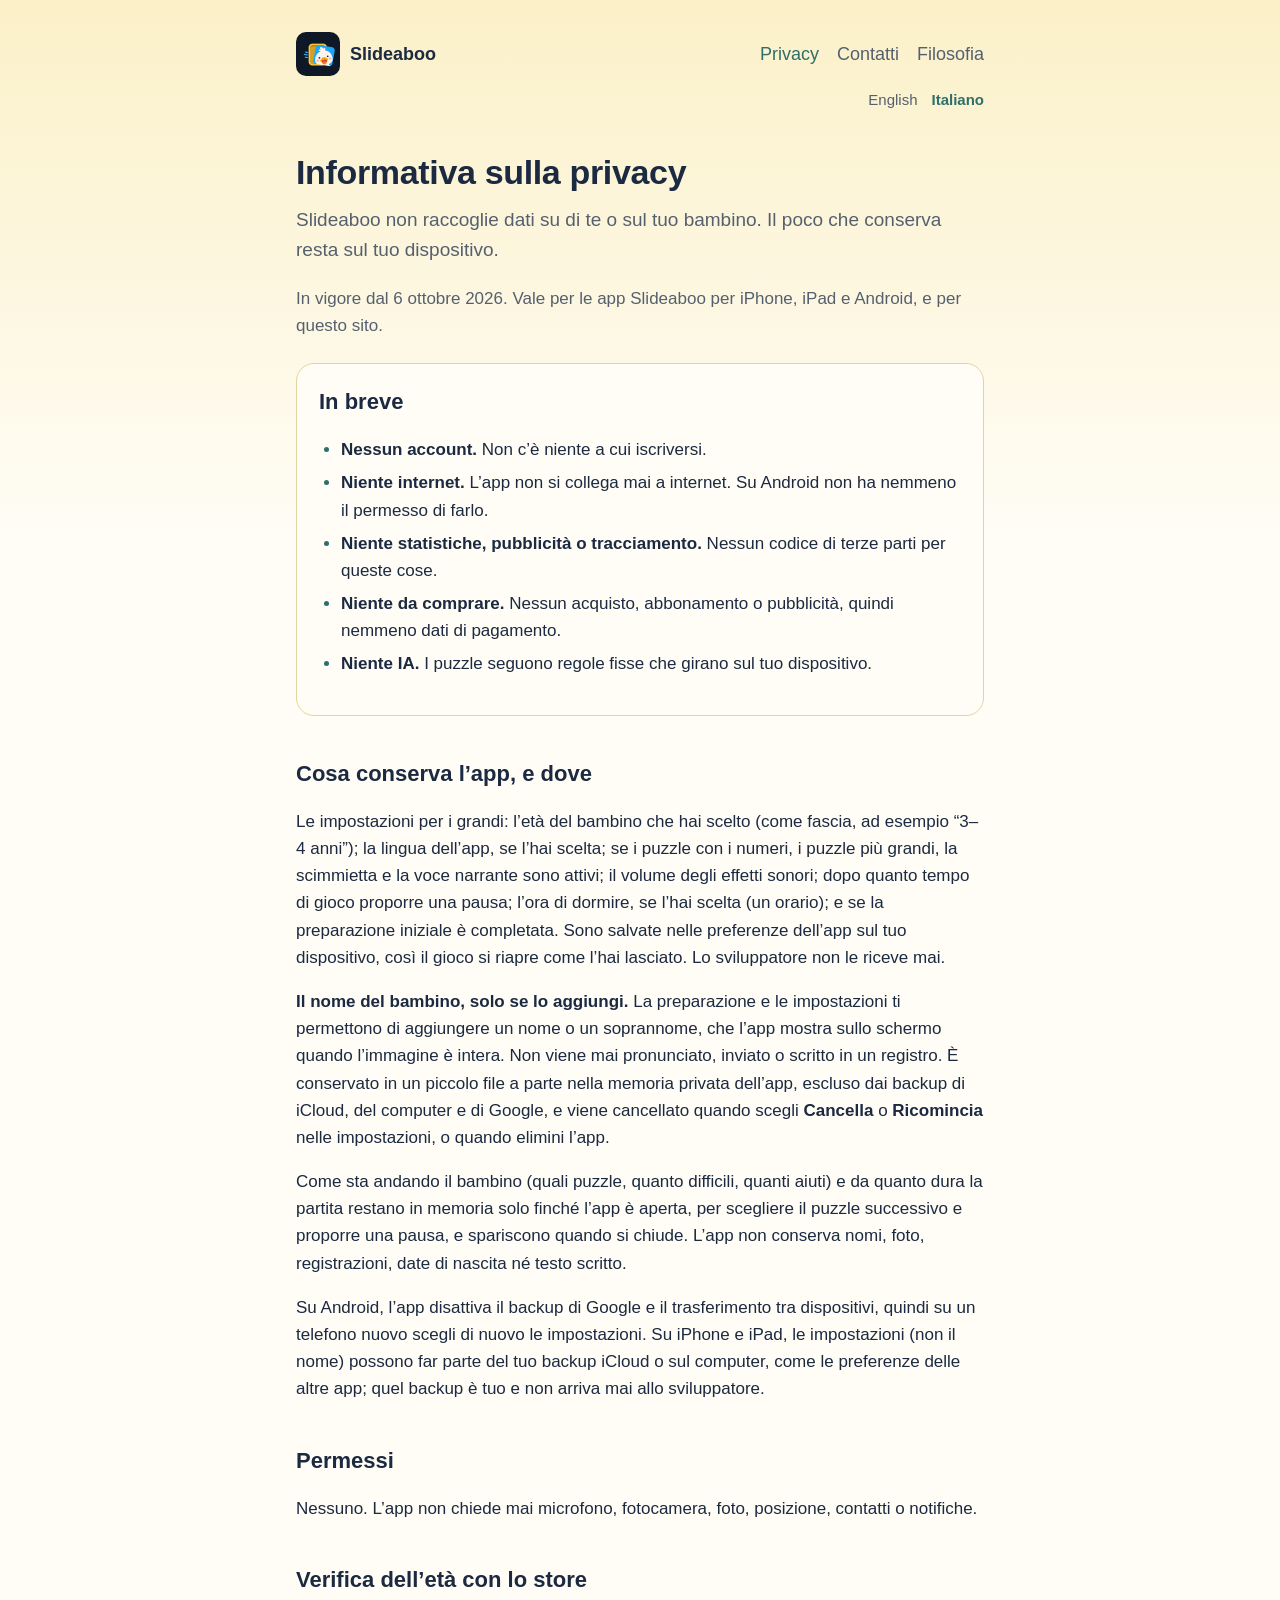
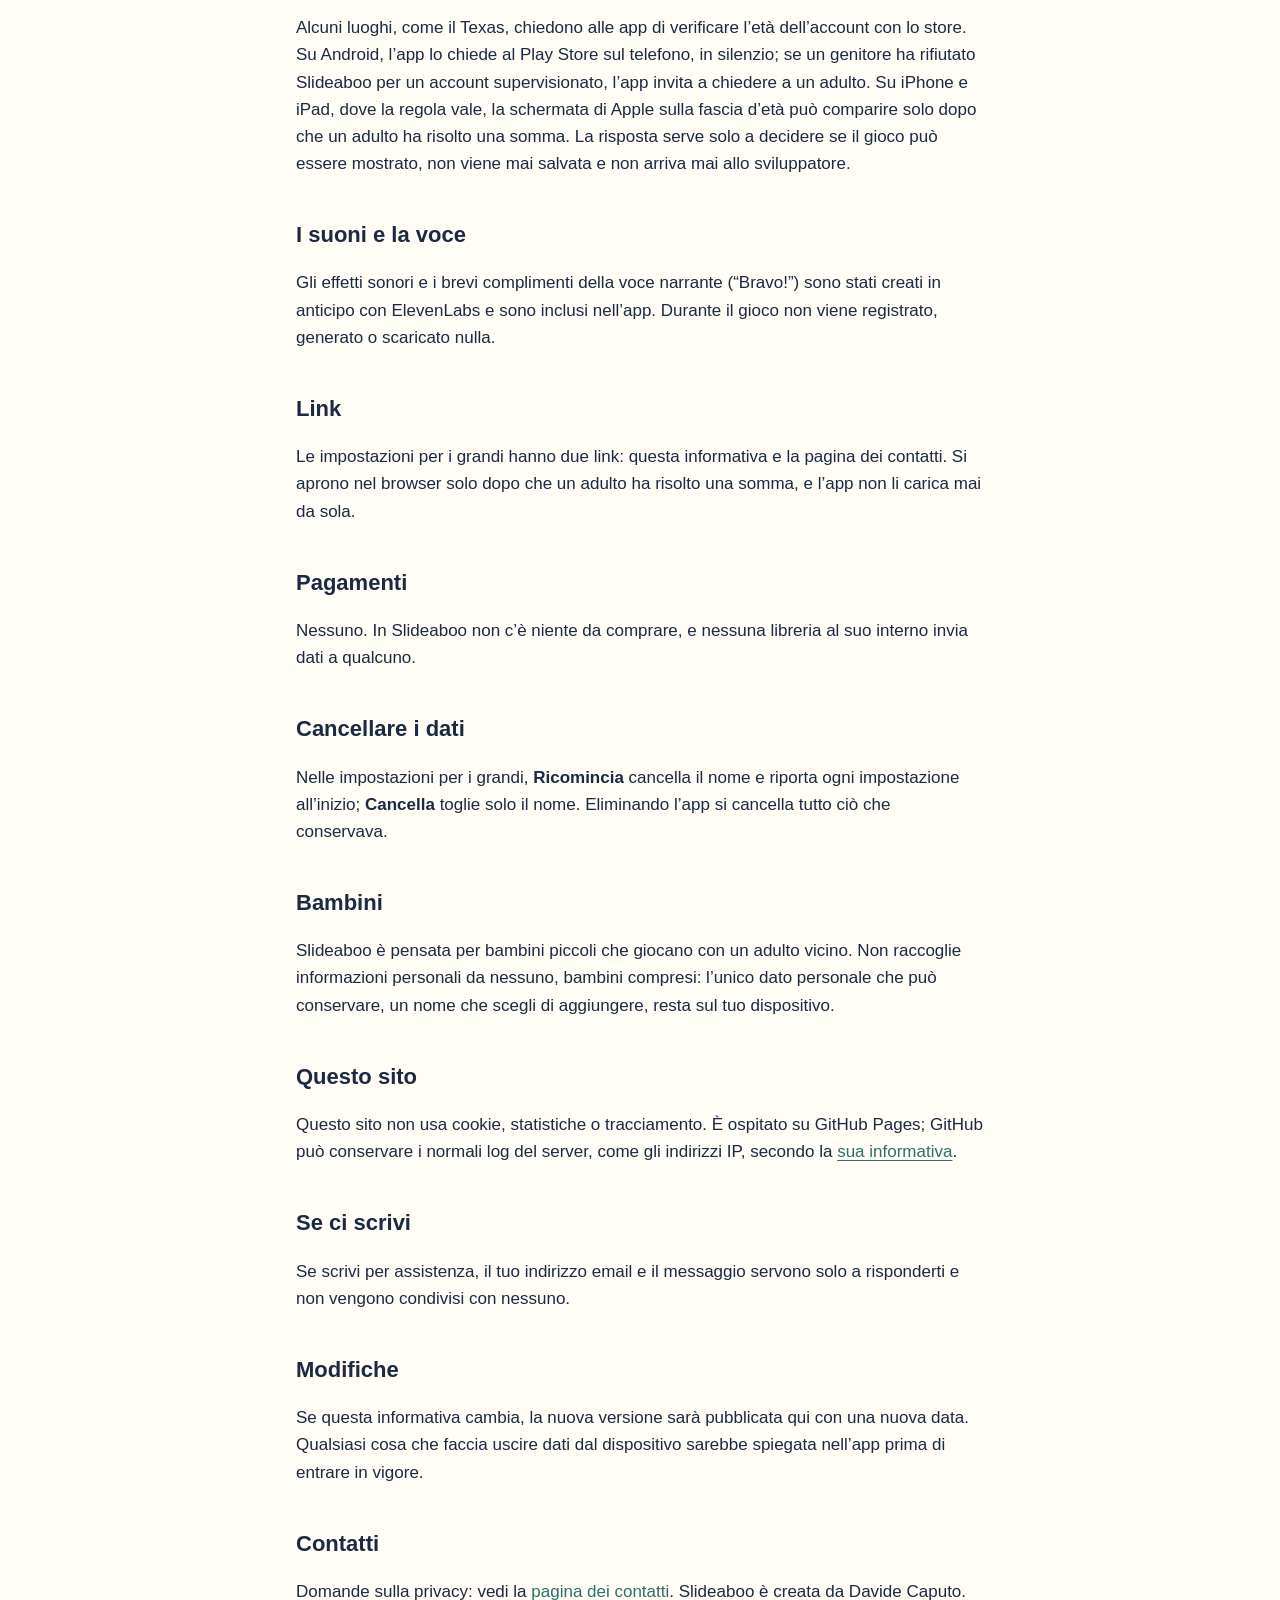
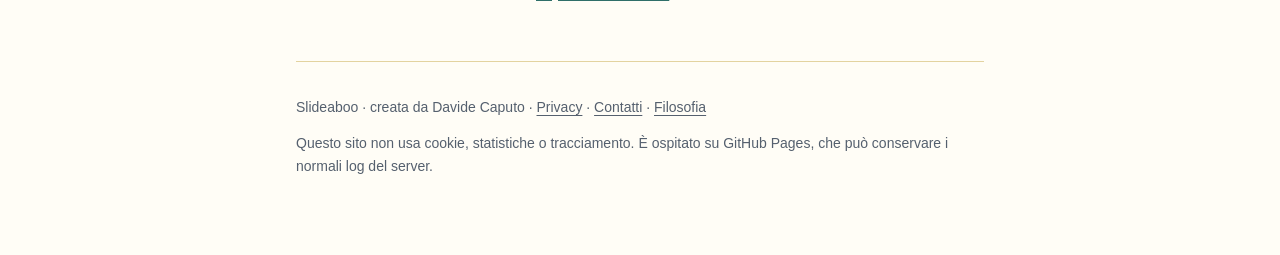
<file: it/privacy/index.html>
<!doctype html>
<html lang="it">
<head>
<meta charset="utf-8">
<meta name="viewport" content="width=device-width, initial-scale=1">
<title>Informativa sulla privacy · Slideaboo</title>
<meta name="description" content="Slideaboo non raccoglie dati. Tutto resta sul dispositivo.">
<meta name="color-scheme" content="light dark">
<link rel="canonical" href="https://caputodavide93.github.io/slideaboo-site/it/privacy/">
<link rel="alternate" hreflang="en" href="https://caputodavide93.github.io/slideaboo-site/privacy/">
<link rel="alternate" hreflang="it" href="https://caputodavide93.github.io/slideaboo-site/it/privacy/">
<link rel="alternate" hreflang="x-default" href="https://caputodavide93.github.io/slideaboo-site/privacy/">
<meta property="og:type" content="website">
<meta property="og:site_name" content="Slideaboo">
<meta property="og:locale" content="it_IT">
<meta property="og:title" content="Informativa sulla privacy · Slideaboo">
<meta property="og:description" content="Slideaboo non raccoglie dati. Tutto resta sul dispositivo.">
<meta property="og:url" content="https://caputodavide93.github.io/slideaboo-site/it/privacy/">
<meta property="og:image" content="https://caputodavide93.github.io/slideaboo-site/docs/assets/social-preview.png">
<meta name="twitter:card" content="summary_large_image">
<link rel="stylesheet" href="../../assets/site.css">
<link rel="icon" href="../../assets/favicon.png" type="image/png">
<link rel="apple-touch-icon" href="../../assets/apple-touch-icon.png">
</head>
<body>
<div class="wrap">
<header class="site">
  <a href="../"><img class="mark" src="../../assets/icon.png" alt="" width="44" height="44"><span>Slideaboo</span></a>
  <nav class="site" aria-label="Pages">
    <a href="../privacy/" aria-current="page">Privacy</a>
    <a href="../contact/">Contatti</a>
    <a href="../philosophy/">Filosofia</a>
  </nav>
  <nav class="langs" aria-label="Languages">
    <a href="../../privacy/" hreflang="en" lang="en">English</a>
    <a href="../../it/privacy/" hreflang="it" lang="it" aria-current="true">Italiano</a>
  </nav>
</header>
<main>
<h1>Informativa sulla privacy</h1>
<p class="lede">Slideaboo non raccoglie dati su di te o sul tuo bambino. Il poco che conserva resta sul tuo dispositivo.</p>
<p class="muted">In vigore dal 6 ottobre 2026. Vale per le app Slideaboo per iPhone, iPad e Android, e per questo sito.</p>

<div class="card summary">
  <h2>In breve</h2>
  <ul>
    <li><strong>Nessun account.</strong> Non c’è niente a cui iscriversi.</li>
    <li><strong>Niente internet.</strong> L’app non si collega mai a internet. Su Android non ha nemmeno il permesso di farlo.</li>
    <li><strong>Niente statistiche, pubblicità o tracciamento.</strong> Nessun codice di terze parti per queste cose.</li>
    <li><strong>Niente da comprare.</strong> Nessun acquisto, abbonamento o pubblicità, quindi nemmeno dati di pagamento.</li>
    <li><strong>Niente IA.</strong> I puzzle seguono regole fisse che girano sul tuo dispositivo.</li>
  </ul>
</div>

<h2>Cosa conserva l’app, e dove</h2>
<p>Le impostazioni per i grandi: l’età del bambino che hai scelto (come fascia, ad esempio “3–4 anni”); la lingua dell’app, se l’hai scelta; se i puzzle con i numeri, i puzzle più grandi, la scimmietta e la voce narrante sono attivi; il volume degli effetti sonori; dopo quanto tempo di gioco proporre una pausa; l’ora di dormire, se l’hai scelta (un orario); e se la preparazione iniziale è completata. Sono salvate nelle preferenze dell’app sul tuo dispositivo, così il gioco si riapre come l’hai lasciato. Lo sviluppatore non le riceve mai.</p>
<p><strong>Il nome del bambino, solo se lo aggiungi.</strong> La preparazione e le impostazioni ti permettono di aggiungere un nome o un soprannome, che l’app mostra sullo schermo quando l’immagine è intera. Non viene mai pronunciato, inviato o scritto in un registro. È conservato in un piccolo file a parte nella memoria privata dell’app, escluso dai backup di iCloud, del computer e di Google, e viene cancellato quando scegli <strong>Cancella</strong> o <strong>Ricomincia</strong> nelle impostazioni, o quando elimini l’app.</p>
<p>Come sta andando il bambino (quali puzzle, quanto difficili, quanti aiuti) e da quanto dura la partita restano in memoria solo finché l’app è aperta, per scegliere il puzzle successivo e proporre una pausa, e spariscono quando si chiude. L’app non conserva nomi, foto, registrazioni, date di nascita né testo scritto.</p>
<p>Su Android, l’app disattiva il backup di Google e il trasferimento tra dispositivi, quindi su un telefono nuovo scegli di nuovo le impostazioni. Su iPhone e iPad, le impostazioni (non il nome) possono far parte del tuo backup iCloud o sul computer, come le preferenze delle altre app; quel backup è tuo e non arriva mai allo sviluppatore.</p>

<h2>Permessi</h2>
<p>Nessuno. L’app non chiede mai microfono, fotocamera, foto, posizione, contatti o notifiche.</p>

<h2>Verifica dell’età con lo store</h2>
<p>Alcuni luoghi, come il Texas, chiedono alle app di verificare l’età dell’account con lo store. Su Android, l’app lo chiede al Play Store sul telefono, in silenzio; se un genitore ha rifiutato Slideaboo per un account supervisionato, l’app invita a chiedere a un adulto. Su iPhone e iPad, dove la regola vale, la schermata di Apple sulla fascia d’età può comparire solo dopo che un adulto ha risolto una somma. La risposta serve solo a decidere se il gioco può essere mostrato, non viene mai salvata e non arriva mai allo sviluppatore.</p>

<h2>I suoni e la voce</h2>
<p>Gli effetti sonori e i brevi complimenti della voce narrante (“Bravo!”) sono stati creati in anticipo con ElevenLabs e sono inclusi nell’app. Durante il gioco non viene registrato, generato o scaricato nulla.</p>

<h2>Link</h2>
<p>Le impostazioni per i grandi hanno due link: questa informativa e la pagina dei contatti. Si aprono nel browser solo dopo che un adulto ha risolto una somma, e l’app non li carica mai da sola.</p>

<h2>Pagamenti</h2>
<p>Nessuno. In Slideaboo non c’è niente da comprare, e nessuna libreria al suo interno invia dati a qualcuno.</p>

<h2>Cancellare i dati</h2>
<p>Nelle impostazioni per i grandi, <strong>Ricomincia</strong> cancella il nome e riporta ogni impostazione all’inizio; <strong>Cancella</strong> toglie solo il nome. Eliminando l’app si cancella tutto ciò che conservava.</p>

<h2>Bambini</h2>
<p>Slideaboo è pensata per bambini piccoli che giocano con un adulto vicino. Non raccoglie informazioni personali da nessuno, bambini compresi: l’unico dato personale che può conservare, un nome che scegli di aggiungere, resta sul tuo dispositivo.</p>

<h2>Questo sito</h2>
<p>Questo sito non usa cookie, statistiche o tracciamento. È ospitato su GitHub Pages; GitHub può conservare i normali log del server, come gli indirizzi IP, secondo la <a href="https://docs.github.com/site-policy/privacy-policies/github-general-privacy-statement">sua informativa</a>.</p>

<h2>Se ci scrivi</h2>
<p>Se scrivi per assistenza, il tuo indirizzo email e il messaggio servono solo a risponderti e non vengono condivisi con nessuno.</p>

<h2>Modifiche</h2>
<p>Se questa informativa cambia, la nuova versione sarà pubblicata qui con una nuova data. Qualsiasi cosa che faccia uscire dati dal dispositivo sarebbe spiegata nell’app prima di entrare in vigore.</p>

<h2>Contatti</h2>
<p>Domande sulla privacy: vedi la <a href="../contact/">pagina dei contatti</a>. Slideaboo è creata da Davide Caputo.</p>
</main>
<footer class="site">
  <p>Slideaboo · creata da Davide Caputo · <a href="../privacy/">Privacy</a> · <a href="../contact/">Contatti</a> · <a href="../philosophy/">Filosofia</a></p>
  <p>Questo sito non usa cookie, statistiche o tracciamento. È ospitato su GitHub Pages, che può conservare i normali log del server.</p>
</footer>
</div>
</body>
</html>
</file>
<file: assets/site.css>
/* Slideaboo: the app's own tokens (lib/app/theme.dart) and its butter sky. */
:root {
  --sky-top: #fbf0c8;
  --sky-bottom: #fffdf6;
  --surface: #fffdf6;
  --text: #1b2a41;
  --muted: #55606e;
  --accent: #2f6f69;
  --accent-soft: #e2efec;
  --line: #e3d3a0;
  color-scheme: light;
}
@media (prefers-color-scheme: dark) {
  :root {
    --sky-top: #0f1826;
    --sky-bottom: #16243a;
    --surface: #1a2638;
    --text: #edeff3;
    --muted: #b7c1ce;
    --accent: #8cc7bf;
    --accent-soft: #1d3338;
    --line: #2b3748;
    color-scheme: dark;
  }
}
* { box-sizing: border-box; }
html { -webkit-text-size-adjust: 100%; }
body {
  margin: 0;
  min-height: 100vh;
  background: linear-gradient(180deg, var(--sky-top), var(--sky-bottom) 60%) fixed;
  background-color: var(--sky-bottom);
  color: var(--text);
  font: 17px/1.6 -apple-system, BlinkMacSystemFont, "Segoe UI", Roboto, "Helvetica Neue", Arial, sans-serif;
}
.wrap { max-width: 720px; margin: 0 auto; padding: 32px 16px 64px; }
header.site { display: flex; flex-wrap: wrap; align-items: center; gap: 12px; margin-bottom: 40px; }
header.site a { color: inherit; text-decoration: none; font-weight: 700; font-size: 18px; display: flex; align-items: center; gap: 10px; }
header.site > a { flex: none; }
.mark { width: 44px; height: 44px; flex: none; border-radius: 10px; }
nav.site { margin-left: auto; display: flex; flex-wrap: wrap; justify-content: flex-end; gap: 4px 18px; font-size: 15px; }
nav.site a { color: var(--muted); font-weight: 500; }
nav.site a[aria-current="page"] { color: var(--accent); }
nav.langs { flex-basis: 100%; display: flex; flex-wrap: wrap; justify-content: flex-end; gap: 2px 14px; }
nav.langs a { color: var(--muted); font-size: 15px; font-weight: 500; }
nav.langs a[aria-current] { color: var(--accent); font-weight: 600; }
h1 { font-size: 34px; line-height: 1.2; margin: 0 0 12px; letter-spacing: -0.01em; text-wrap: balance; }
h2 { font-size: 22px; margin: 40px 0 8px; text-wrap: balance; }
h3 { font-size: 18px; margin: 24px 0 4px; }
.lede { font-size: 19px; color: var(--muted); margin-top: 0; }
a { color: var(--accent); text-underline-offset: 3px; }
ul { padding-left: 22px; }
li + li { margin-top: 6px; }
.card {
  background: var(--surface);
  border: 1px solid var(--line);
  border-radius: 18px;
  padding: 20px 22px;
  margin: 24px 0;
}
.card h2:first-child, .card h3:first-child { margin-top: 0; }
.summary li::marker { color: var(--accent); }
.updated { display: inline-block; background: var(--accent-soft); color: var(--accent); border-radius: 999px; padding: 2px 12px; font-size: 14px; font-weight: 600; }
.email { font-size: 20px; font-weight: 600; word-break: break-all; }
.muted { color: var(--muted); }
.closing { text-align: center; color: var(--accent); font-size: 19px; font-weight: 600; margin-top: 32px; }
.table { overflow-x: auto; }
table { border-collapse: collapse; width: 100%; font-size: 15px; }
th, td { text-align: left; vertical-align: top; padding: 10px 12px 10px 0; border-bottom: 1px solid var(--line); }
th { color: var(--muted); font-weight: 600; font-size: 13px; text-transform: uppercase; letter-spacing: 0.04em; }
footer.site { margin-top: 56px; padding-top: 20px; border-top: 1px solid var(--line); font-size: 14px; color: var(--muted); }
footer.site a { color: var(--muted); }
@media (max-width: 480px) {
  h1 { font-size: 28px; }
  nav.site { margin-left: 0; width: 100%; justify-content: flex-start; }
  nav.langs { justify-content: flex-start; }
}
</file>
